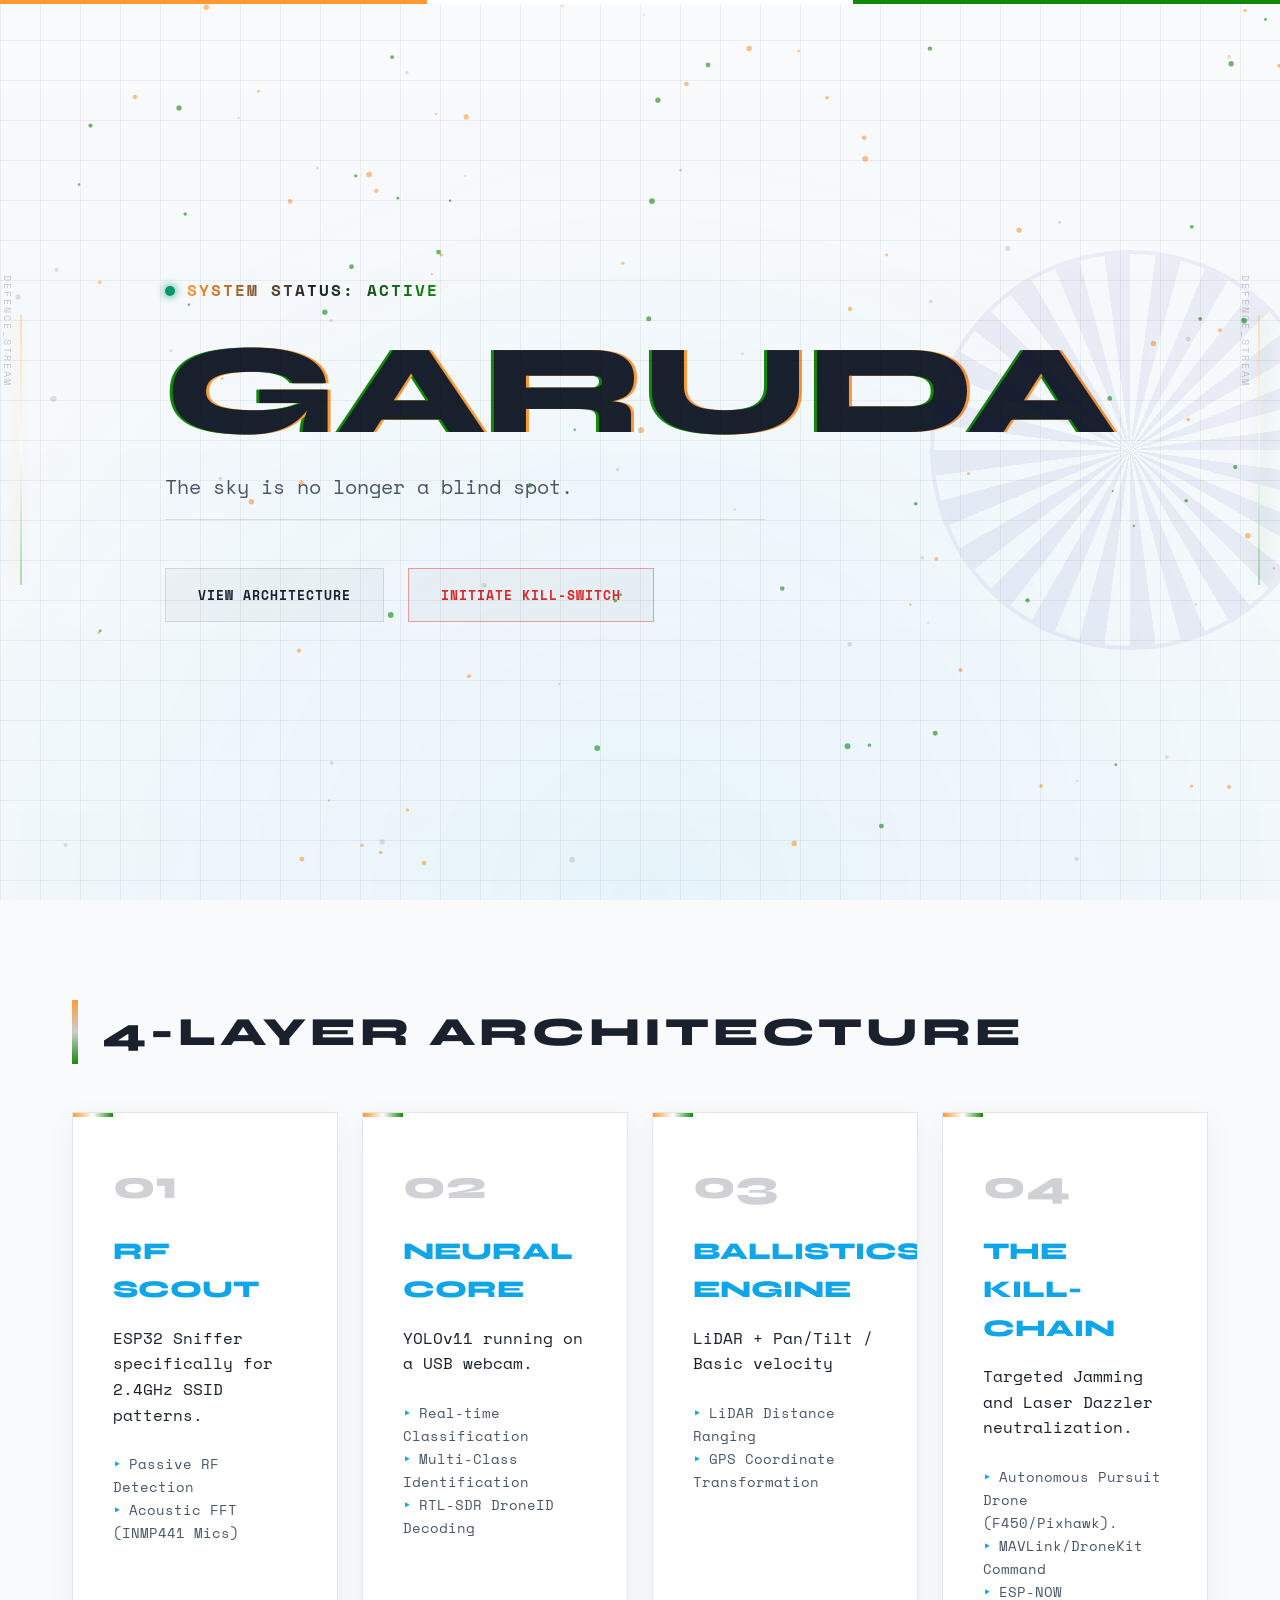
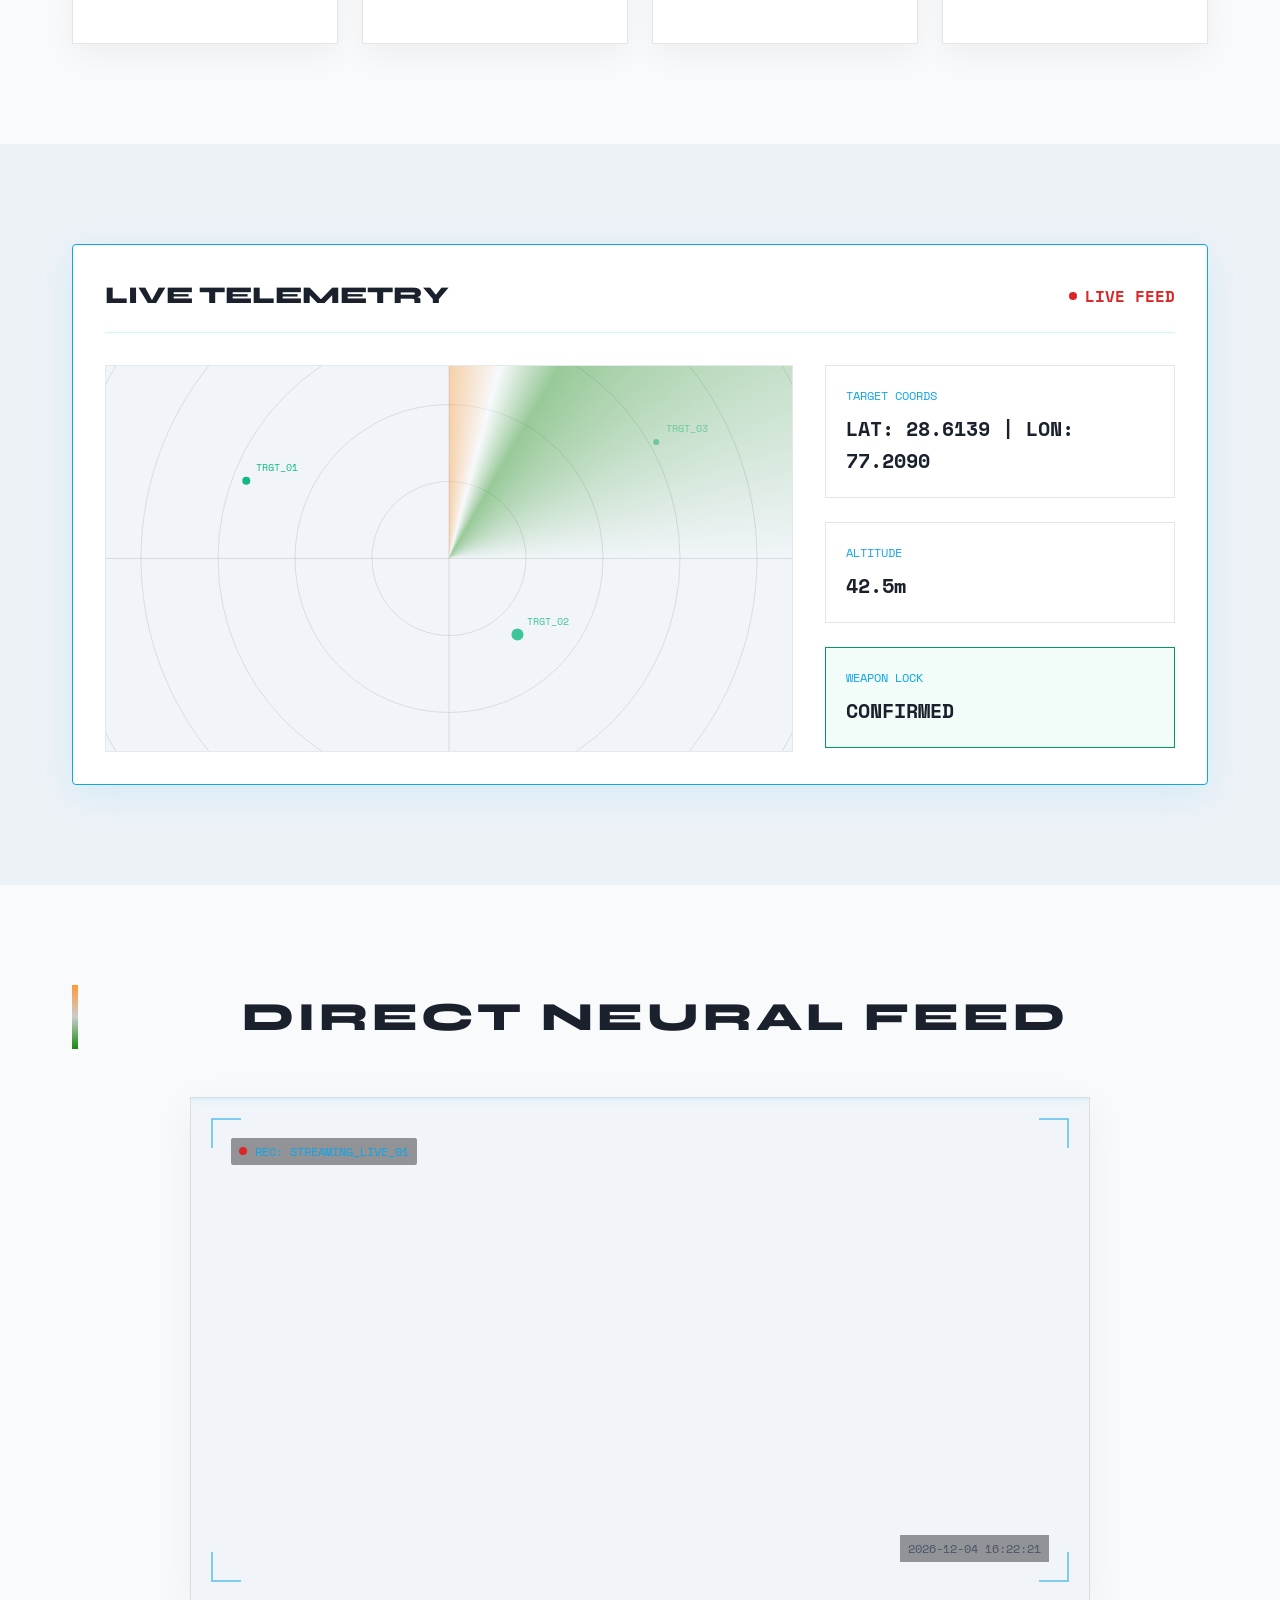
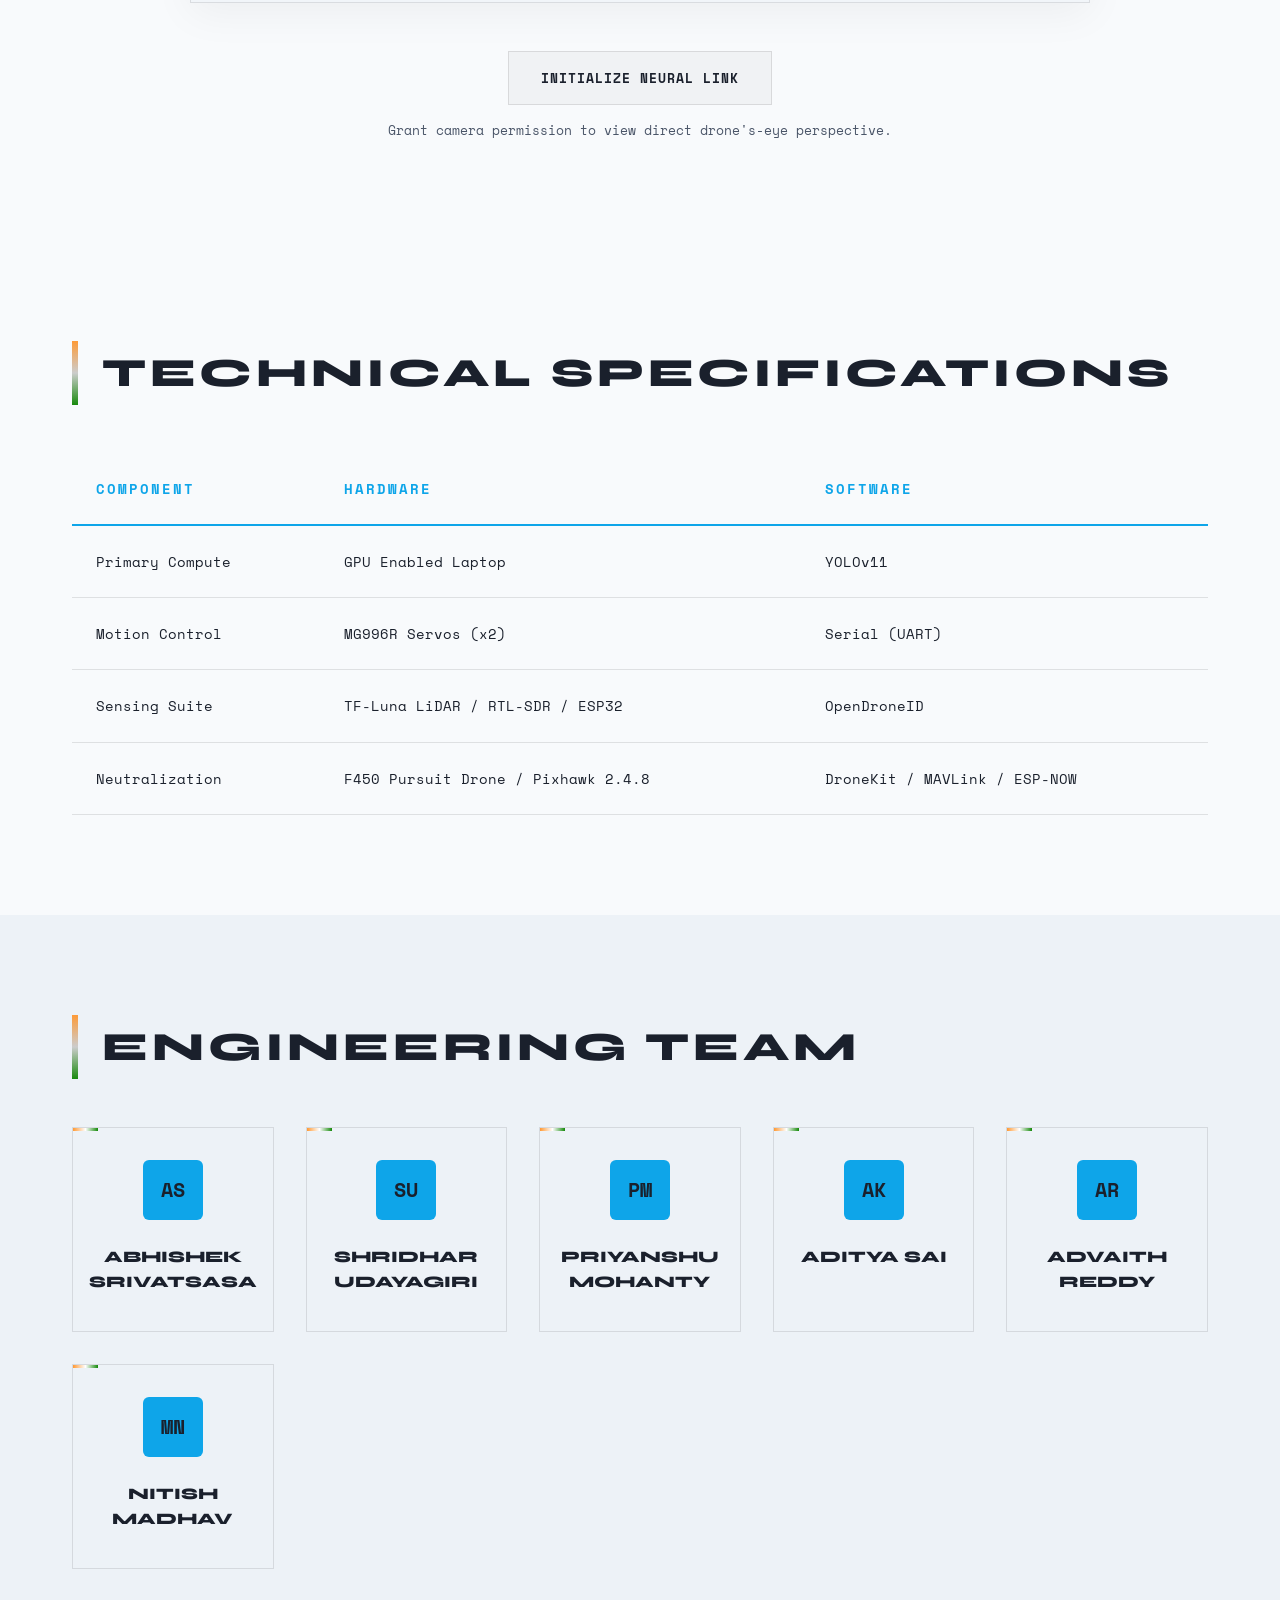
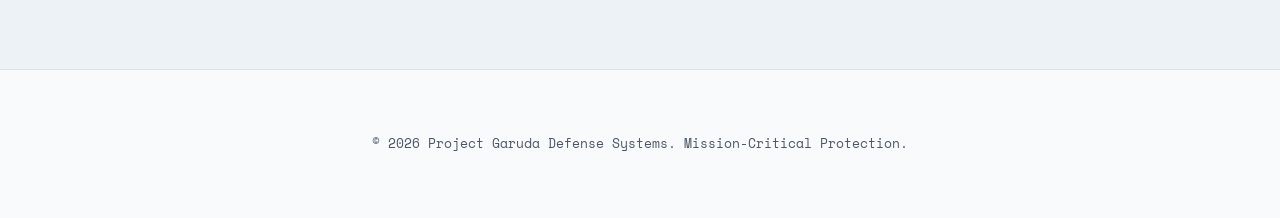
<file: index.html>
<!DOCTYPE html>
<html lang="en">

<head>
    <meta charset="UTF-8">
    <meta name="viewport" content="width=device-width, initial-scale=1.0">
    <title>PROJECT GARUDA | Autonomous Drone Defense</title>
    <link rel="preconnect" href="https://fonts.googleapis.com">
    <link rel="preconnect" href="https://fonts.gstatic.com" crossorigin>
    <link
        href="https://fonts.googleapis.com/css2?family=Space+Mono:wght@400;700&family=Syne:wght@400;700;800&display=swap"
        rel="stylesheet">
    <link rel="stylesheet" href="style.css">
</head>

<body class="tactical-theme">
    <canvas id="particleCanvas"></canvas>
    <div class="tricolor-bar">
        <div class="tricolor-segment saffron"></div>
        <div class="tricolor-segment white"></div>
        <div class="tricolor-segment green"></div>
    </div>
    <div class="scan-overlay"></div>
    <div class="grid-overlay"></div>
    <div class="side-decal side-decal-left"></div>
    <div class="side-decal side-decal-right"></div>

    <header class="hero">
        <div class="container">
            <div class="chakra-overlay"></div>
            <div class="status-indicator">
                <span class="pulse"></span>
                <span class="status-text">SYSTEM STATUS: ACTIVE</span>
            </div>
            <h1 class="glitch" data-text="GARUDA">GARUDA</h1>
            <p class="subtitle">The sky is no longer a blind spot.</p>
            <div class="hero-actions">
                <button class="btn btn-primary" onclick="scrollToSection('architecture')">VIEW ARCHITECTURE</button>
                <button class="btn btn-danger kill-switch" id="killSwitch">INITIATE KILL-SWITCH</button>
            </div>
        </div>
    </header>

    <main>
        <section id="architecture" class="section">
            <div class="container">
                <h2 class="section-title">4-LAYER ARCHITECTURE</h2>
                <div class="architecture-grid">
                    <div class="arch-card" data-layer="L1">
                        <div class="arch-icon">01</div>
                        <h3>RF Scout</h3>
                        <p>ESP32 Sniffer specifically for 2.4GHz SSID patterns.</p>
                        <ul class="specs-list">
                            <li>Passive RF Detection</li>
                            <li>Acoustic FFT (INMP441 Mics)</li>
                        </ul>
                    </div>
                    <div class="arch-card" data-layer="L2">
                        <div class="arch-icon">02</div>
                        <h3>Neural Core</h3>
                        <p>YOLOv11 running on a USB webcam.</p>
                        <ul class="specs-list">
                            <li>Real-time Classification</li>
                            <li>Multi-Class Identification</li>
                            <li>RTL-SDR DroneID Decoding</li>
                        </ul>
                    </div>
                    <div class="arch-card" data-layer="L3">
                        <div class="arch-icon">03</div>
                        <h3>Ballistics Engine</h3>
                        <p>LiDAR + Pan/Tilt / Basic velocity</p>
                        <ul class="specs-list">
                            <li>LiDAR Distance Ranging</li>
                            <li>GPS Coordinate Transformation</li>
                        </ul>
                    </div>
                    <div class="arch-card" data-layer="L4">
                        <div class="arch-icon">04</div>
                        <h3>The Kill-Chain</h3>
                        <p>Targeted Jamming and Laser Dazzler neutralization.</p>
                        <ul class="specs-list">
                            <li>Autonomous Pursuit Drone (F450/Pixhawk).</li>
                            <li>MAVLink/DroneKit Command</li>
                            <li>ESP-NOW</li>
                        </ul>
                    </div>
                </div>
            </div>
        </section>

        <section id="telemetry" class="section bg-dim">
            <div class="container">
                <div class="telemetry-dashboard">
                    <div class="telemetry-header">
                        <h2>LIVE TELEMETRY</h2>
                        <div class="live-indicator">LIVE FEED</div>
                    </div>
                    <div class="dashboard-content">
                        <div class="radar-container">
                            <canvas id="radarCanvas"></canvas>
                            <div class="radar-scan"></div>
                        </div>
                        <div class="stats-panel">
                            <div class="stat-group">
                                <label>TARGET COORDS</label>
                                <div class="value" id="coords">LAT: 28.6139 | LON: 77.2090</div>
                            </div>
                            <div class="stat-group">
                                <label>ALTITUDE</label>
                                <div class="value" id="altitude">42.5m</div>
                            </div>
                            <div class="stat-group highlight">
                                <label>WEAPON LOCK</label>
                                <div class="value pulse-text">CONFIRMED</div>
                            </div>
                        </div>
                    </div>
                </div>
            </div>
        </section>
        <section id="live_feed" class="section">
            <div class="container text-center">
                <h2 class="section-title">DIRECT NEURAL FEED</h2>
                <div class="video-feed-container">
                    <video id="webcam" autoplay playsinline muted></video>
                    <div class="feed-overlay">
                        <div class="corner-tl"></div>
                        <div class="corner-tr"></div>
                        <div class="corner-bl"></div>
                        <div class="corner-br"></div>
                        <div class="scanline"></div>
                        <div class="feed-status">
                            <span class="recording-dot"></span>
                            REC: STREAMING_LIVE_01
                        </div>
                        <div class="feed-timestamp" id="feedTimestamp">2026-03-22 10:52:12</div>
                    </div>
                </div>
                <div class="feed-controls">
                    <button id="startFeed" class="btn btn-primary">INITIALIZE NEURAL LINK</button>
                    <p class="feed-hint">Grant camera permission to view direct drone's-eye perspective.</p>
                </div>
            </div>
        </section>

        <section id="specs" class="section">
            <div class="container">
                <h2 class="section-title">TECHNICAL SPECIFICATIONS</h2>
                <table class="specs-table">
                    <thead>
                        <tr>
                            <th>COMPONENT</th>
                            <th>HARDWARE</th>
                            <th>SOFTWARE</th>
                        </tr>
                    </thead>
                    <tbody>
                        <tr>
                            <td>Primary Compute</td>
                            <td>GPU Enabled Laptop</td>
                            <td>YOLOv11</td>
                        </tr>
                        <tr>
                            <td>Motion Control</td>
                            <td>MG996R Servos (x2)</td>
                            <td>Serial (UART)</td>
                        </tr>
                        <tr>
                            <td>Sensing Suite</td>
                            <td>TF-Luna LiDAR / RTL-SDR / ESP32</td>
                            <td>OpenDroneID</td>
                        </tr>
                        <tr>
                            <td>Neutralization</td>
                            <td>F450 Pursuit Drone / Pixhawk 2.4.8</td>
                            <td>DroneKit / MAVLink / ESP-NOW</td>
                        </tr>
                    </tbody>
                </table>
            </div>
        </section>

        <section id="team" class="section bg-dim">
            <div class="container">
                <h2 class="section-title">ENGINEERING TEAM</h2>
                <div class="team-grid">
                    <div class="team-member">
                        <div class="member-avatar">AS</div>
                        <h4>Abhishek Srivatsasa</h4>
                    </div>
                    <div class="team-member">
                        <div class="member-avatar">SU</div>
                        <h4>Shridhar Udayagiri</h4>
                    </div>
                    <div class="team-member">
                        <div class="member-avatar">PM</div>
                        <h4>Priyanshu Mohanty</h4>
                    </div>
                    <div class="team-member">
                        <div class="member-avatar">AK</div>
                        <h4>Aditya Sai</h4>
                    </div>
                    <div class="team-member">
                        <div class="member-avatar">AR</div>
                        <h4>Advaith Reddy</h4>
                    </div>
                    <div class="team-member">
                        <div class="member-avatar">MN</div>
                        <h4>Nitish Madhav</h4>
                    </div>
                </div>
            </div>
        </section>
    </main>

    <footer>
        <div class="container">
            <p>&copy; 2026 Project Garuda Defense Systems. Mission-Critical Protection.</p>
        </div>
    </footer>

    <script src="script.js"></script>
</body>

</html>
</file>
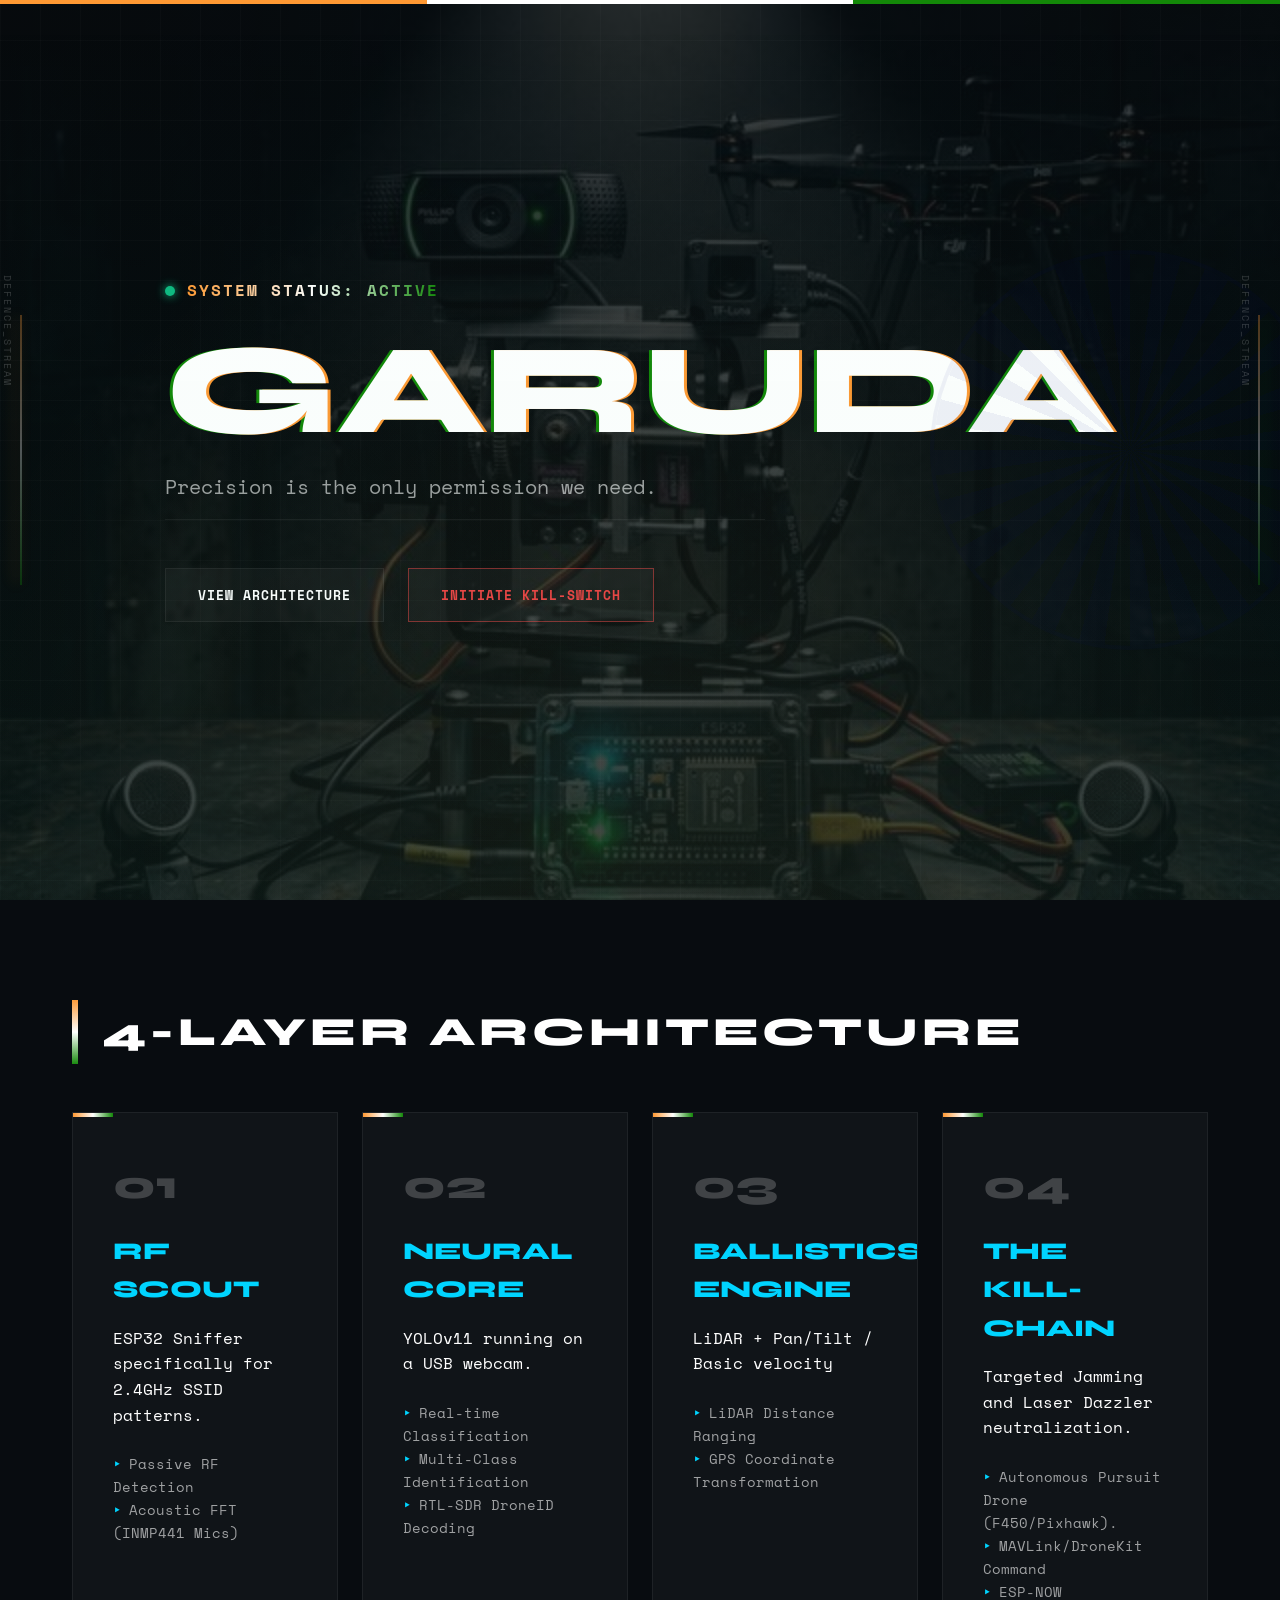
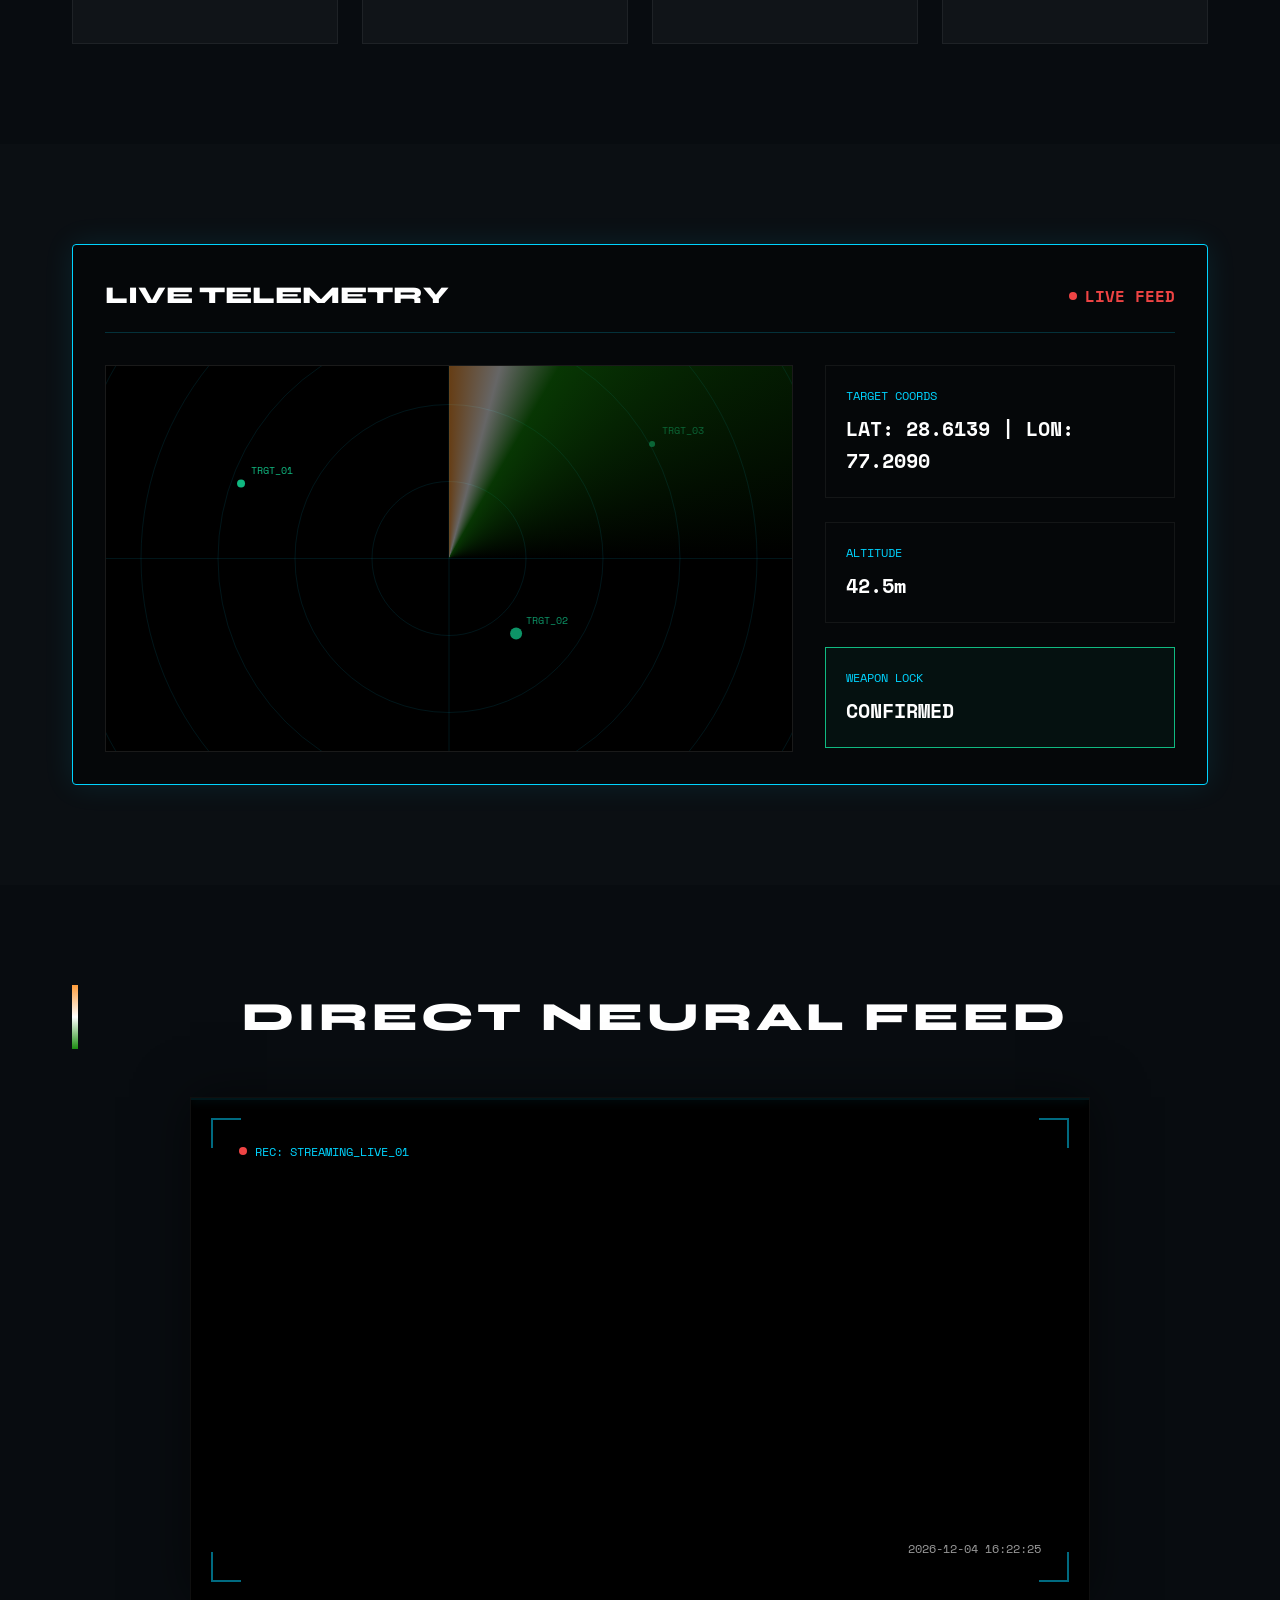
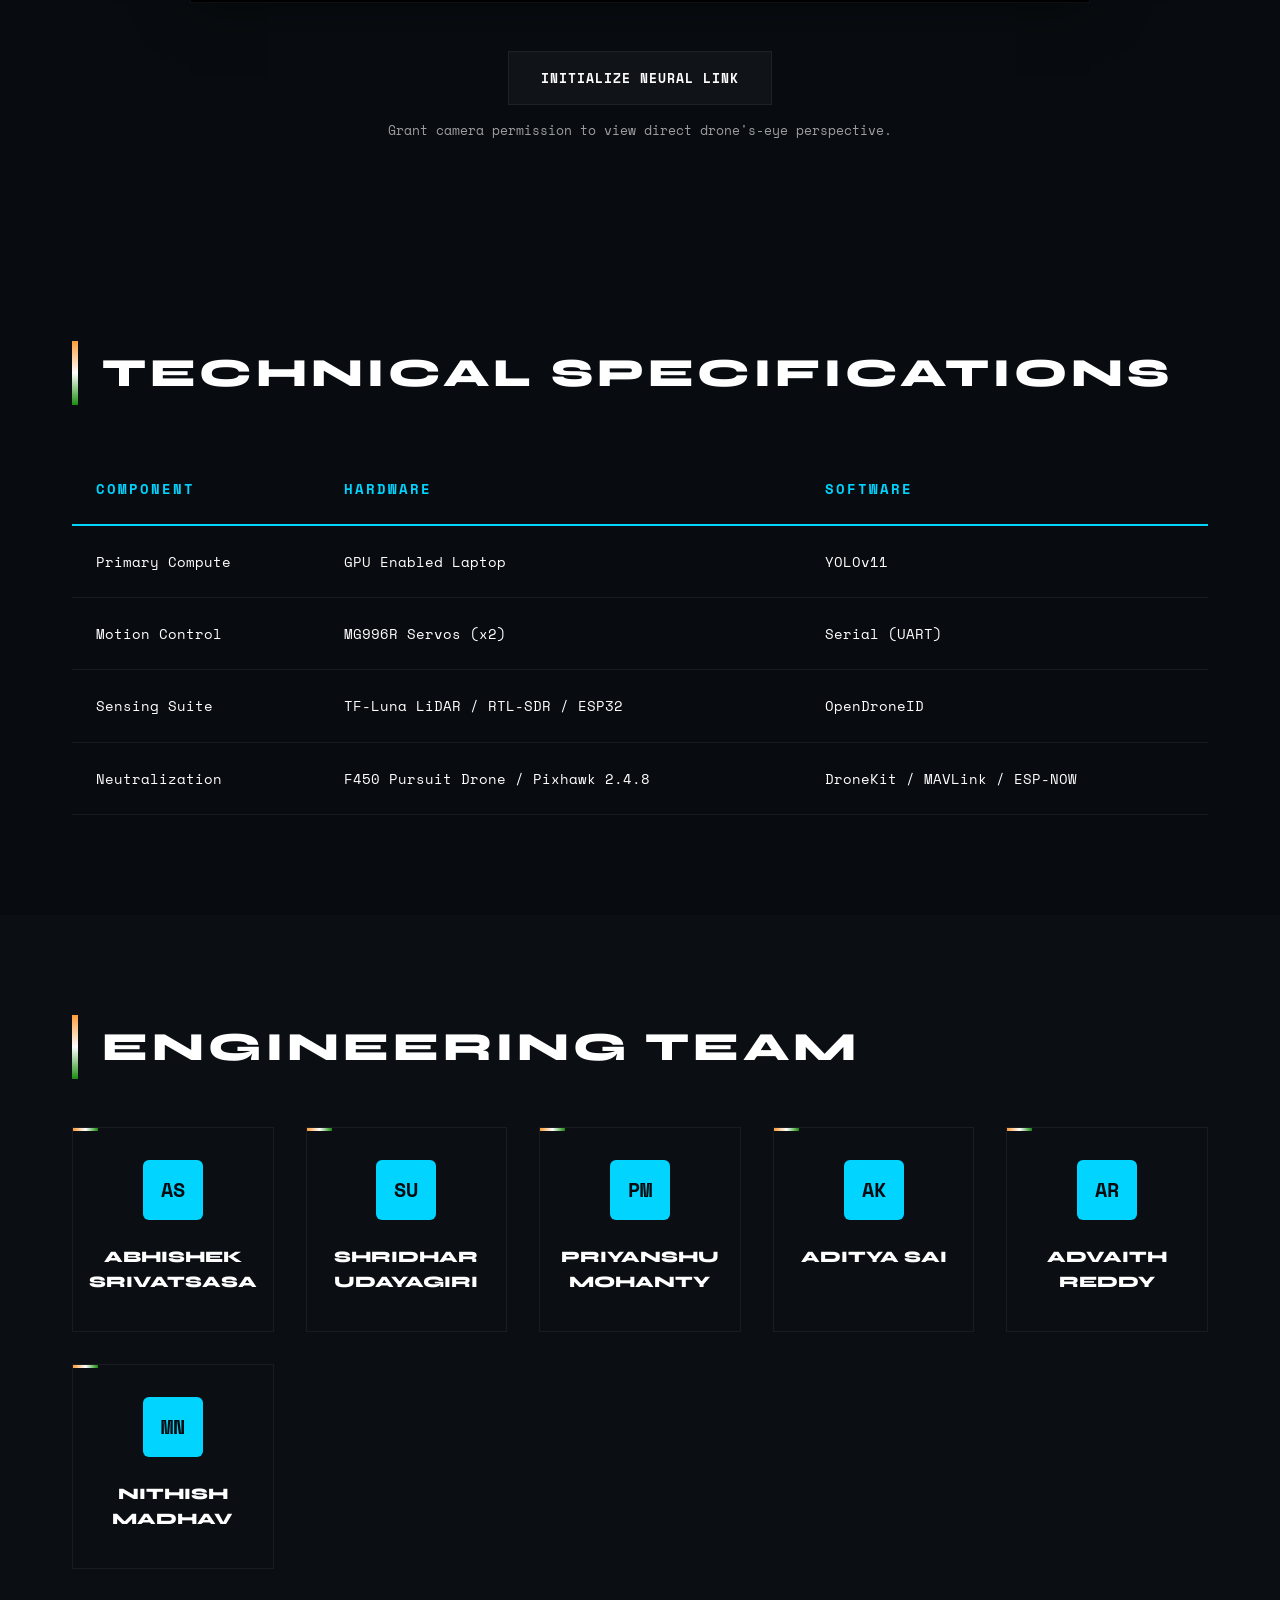
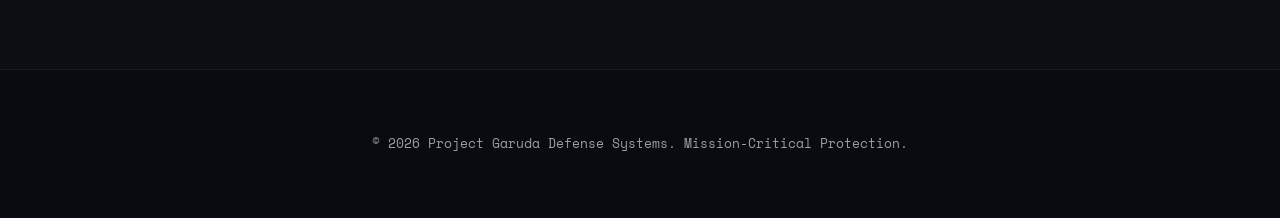
<file: PRAKALP_BLACK/index.html>
<!DOCTYPE html>
<html lang="en">

<head>
    <meta charset="UTF-8">
    <meta name="viewport" content="width=device-width, initial-scale=1.0">
    <title>PROJECT GARUDA | Autonomous Drone Defense</title>
    <link rel="preconnect" href="https://fonts.googleapis.com">
    <link rel="preconnect" href="https://fonts.gstatic.com" crossorigin>
    <link
        href="https://fonts.googleapis.com/css2?family=Space+Mono:wght@400;700&family=Syne:wght@400;700;800&display=swap"
        rel="stylesheet">
    <link rel="stylesheet" href="style.css">
</head>

<body class="tactical-theme">
    <div class="tricolor-bar">
        <div class="tricolor-segment saffron"></div>
        <div class="tricolor-segment white"></div>
        <div class="tricolor-segment green"></div>
    </div>
    <div class="scan-overlay"></div>
    <div class="grid-overlay"></div>
    <div class="side-decal side-decal-left"></div>
    <div class="side-decal side-decal-right"></div>

    <header class="hero">
        <div class="container">
            <div class="chakra-overlay"></div>
            <div class="status-indicator">
                <span class="pulse"></span>
                <span class="status-text">SYSTEM STATUS: ACTIVE</span>
            </div>
            <h1 class="glitch" data-text="GARUDA">GARUDA</h1>
            <p class="subtitle">Precision is the only permission we need.</p>
            <div class="hero-actions">
                <button class="btn btn-primary" onclick="scrollToSection('architecture')">VIEW ARCHITECTURE</button>
                <button class="btn btn-danger kill-switch" id="killSwitch">INITIATE KILL-SWITCH</button>
            </div>
        </div>
    </header>

    <main>
        <section id="architecture" class="section">
            <div class="container">
                <h2 class="section-title">4-LAYER ARCHITECTURE</h2>
                <div class="architecture-grid">
                    <div class="arch-card" data-layer="L1">
                        <div class="arch-icon">01</div>
                        <h3>RF Scout</h3>
                        <p>ESP32 Sniffer specifically for 2.4GHz SSID patterns.</p>
                        <ul class="specs-list">
                            <li>Passive RF Detection</li>
                            <li>Acoustic FFT (INMP441 Mics)</li>
                        </ul>
                    </div>
                    <div class="arch-card" data-layer="L2">
                        <div class="arch-icon">02</div>
                        <h3>Neural Core</h3>
                        <p>YOLOv11 running on a USB webcam.</p>
                        <ul class="specs-list">
                            <li>Real-time Classification</li>
                            <li>Multi-Class Identification</li>
                            <li>RTL-SDR DroneID Decoding</li>
                        </ul>
                    </div>
                    <div class="arch-card" data-layer="L3">
                        <div class="arch-icon">03</div>
                        <h3>Ballistics Engine</h3>
                        <p>LiDAR + Pan/Tilt / Basic velocity</p>
                        <ul class="specs-list">
                            <li>LiDAR Distance Ranging</li>
                            <li>GPS Coordinate Transformation</li>
                        </ul>
                    </div>
                    <div class="arch-card" data-layer="L4">
                        <div class="arch-icon">04</div>
                        <h3>The Kill-Chain</h3>
                        <p>Targeted Jamming and Laser Dazzler neutralization.</p>
                        <ul class="specs-list">
                            <li>Autonomous Pursuit Drone (F450/Pixhawk).</li>
                            <li>MAVLink/DroneKit Command</li>
                            <li>ESP-NOW</li>
                        </ul>
                    </div>
                </div>
            </div>
        </section>

        <section id="telemetry" class="section bg-dim">
            <div class="container">
                <div class="telemetry-dashboard">
                    <div class="telemetry-header">
                        <h2>LIVE TELEMETRY</h2>
                        <div class="live-indicator">LIVE FEED</div>
                    </div>
                    <div class="dashboard-content">
                        <div class="radar-container">
                            <canvas id="radarCanvas"></canvas>
                            <div class="radar-scan"></div>
                        </div>
                        <div class="stats-panel">
                            <div class="stat-group">
                                <label>TARGET COORDS</label>
                                <div class="value" id="coords">LAT: 28.6139 | LON: 77.2090</div>
                            </div>
                            <div class="stat-group">
                                <label>ALTITUDE</label>
                                <div class="value" id="altitude">42.5m</div>
                            </div>
                            <div class="stat-group highlight">
                                <label>WEAPON LOCK</label>
                                <div class="value pulse-text">CONFIRMED</div>
                            </div>
                        </div>
                    </div>
                </div>
            </div>
        </section>
        <section id="live_feed" class="section">
            <div class="container text-center">
                <h2 class="section-title">DIRECT NEURAL FEED</h2>
                <div class="video-feed-container">
                    <video id="webcam" autoplay playsinline muted></video>
                    <div class="feed-overlay">
                        <div class="corner-tl"></div>
                        <div class="corner-tr"></div>
                        <div class="corner-bl"></div>
                        <div class="corner-br"></div>
                        <div class="scanline"></div>
                        <div class="feed-status">
                            <span class="recording-dot"></span>
                            REC: STREAMING_LIVE_01
                        </div>
                        <div class="feed-timestamp" id="feedTimestamp">2026-03-22 10:52:12</div>
                    </div>
                </div>
                <div class="feed-controls">
                    <button id="startFeed" class="btn btn-primary">INITIALIZE NEURAL LINK</button>
                    <p class="feed-hint">Grant camera permission to view direct drone's-eye perspective.</p>
                </div>
            </div>
        </section>

        <section id="specs" class="section">
            <div class="container">
                <h2 class="section-title">TECHNICAL SPECIFICATIONS</h2>
                <table class="specs-table">
                    <thead>
                        <tr>
                            <th>COMPONENT</th>
                            <th>HARDWARE</th>
                            <th>SOFTWARE</th>
                        </tr>
                    </thead>
                    <tbody>
                        <tr>
                            <td>Primary Compute</td>
                            <td>GPU Enabled Laptop</td>
                            <td>YOLOv11</td>
                        </tr>
                        <tr>
                            <td>Motion Control</td>
                            <td>MG996R Servos (x2)</td>
                            <td>Serial (UART)</td>
                        </tr>
                        <tr>
                            <td>Sensing Suite</td>
                            <td>TF-Luna LiDAR / RTL-SDR / ESP32</td>
                            <td>OpenDroneID</td>
                        </tr>
                        <tr>
                            <td>Neutralization</td>
                            <td>F450 Pursuit Drone / Pixhawk 2.4.8</td>
                            <td>DroneKit / MAVLink / ESP-NOW</td>
                        </tr>
                    </tbody>
                </table>
            </div>
        </section>

        <section id="team" class="section bg-dim">
            <div class="container">
                <h2 class="section-title">ENGINEERING TEAM</h2>
                <div class="team-grid">
                    <div class="team-member">
                        <div class="member-avatar">AS</div>
                        <h4>Abhishek Srivatsasa</h4>
                    </div>
                    <div class="team-member">
                        <div class="member-avatar">SU</div>
                        <h4>Shridhar Udayagiri</h4>
                    </div>
                    <div class="team-member">
                        <div class="member-avatar">PM</div>
                        <h4>Priyanshu Mohanty</h4>
                    </div>
                    <div class="team-member">
                        <div class="member-avatar">AK</div>
                        <h4>Aditya Sai</h4>
                    </div>
                    <div class="team-member">
                        <div class="member-avatar">AR</div>
                        <h4>Advaith Reddy</h4>
                    </div>
                    <div class="team-member">
                        <div class="member-avatar">MN</div>
                        <h4>Nithish Madhav</h4>
                    </div>
                </div>
            </div>
        </section>
    </main>

    <footer>
        <div class="container">
            <p>&copy; 2026 Project Garuda Defense Systems. Mission-Critical Protection.</p>
        </div>
    </footer>

    <script src="script.js"></script>
</body>

</html>
</file>
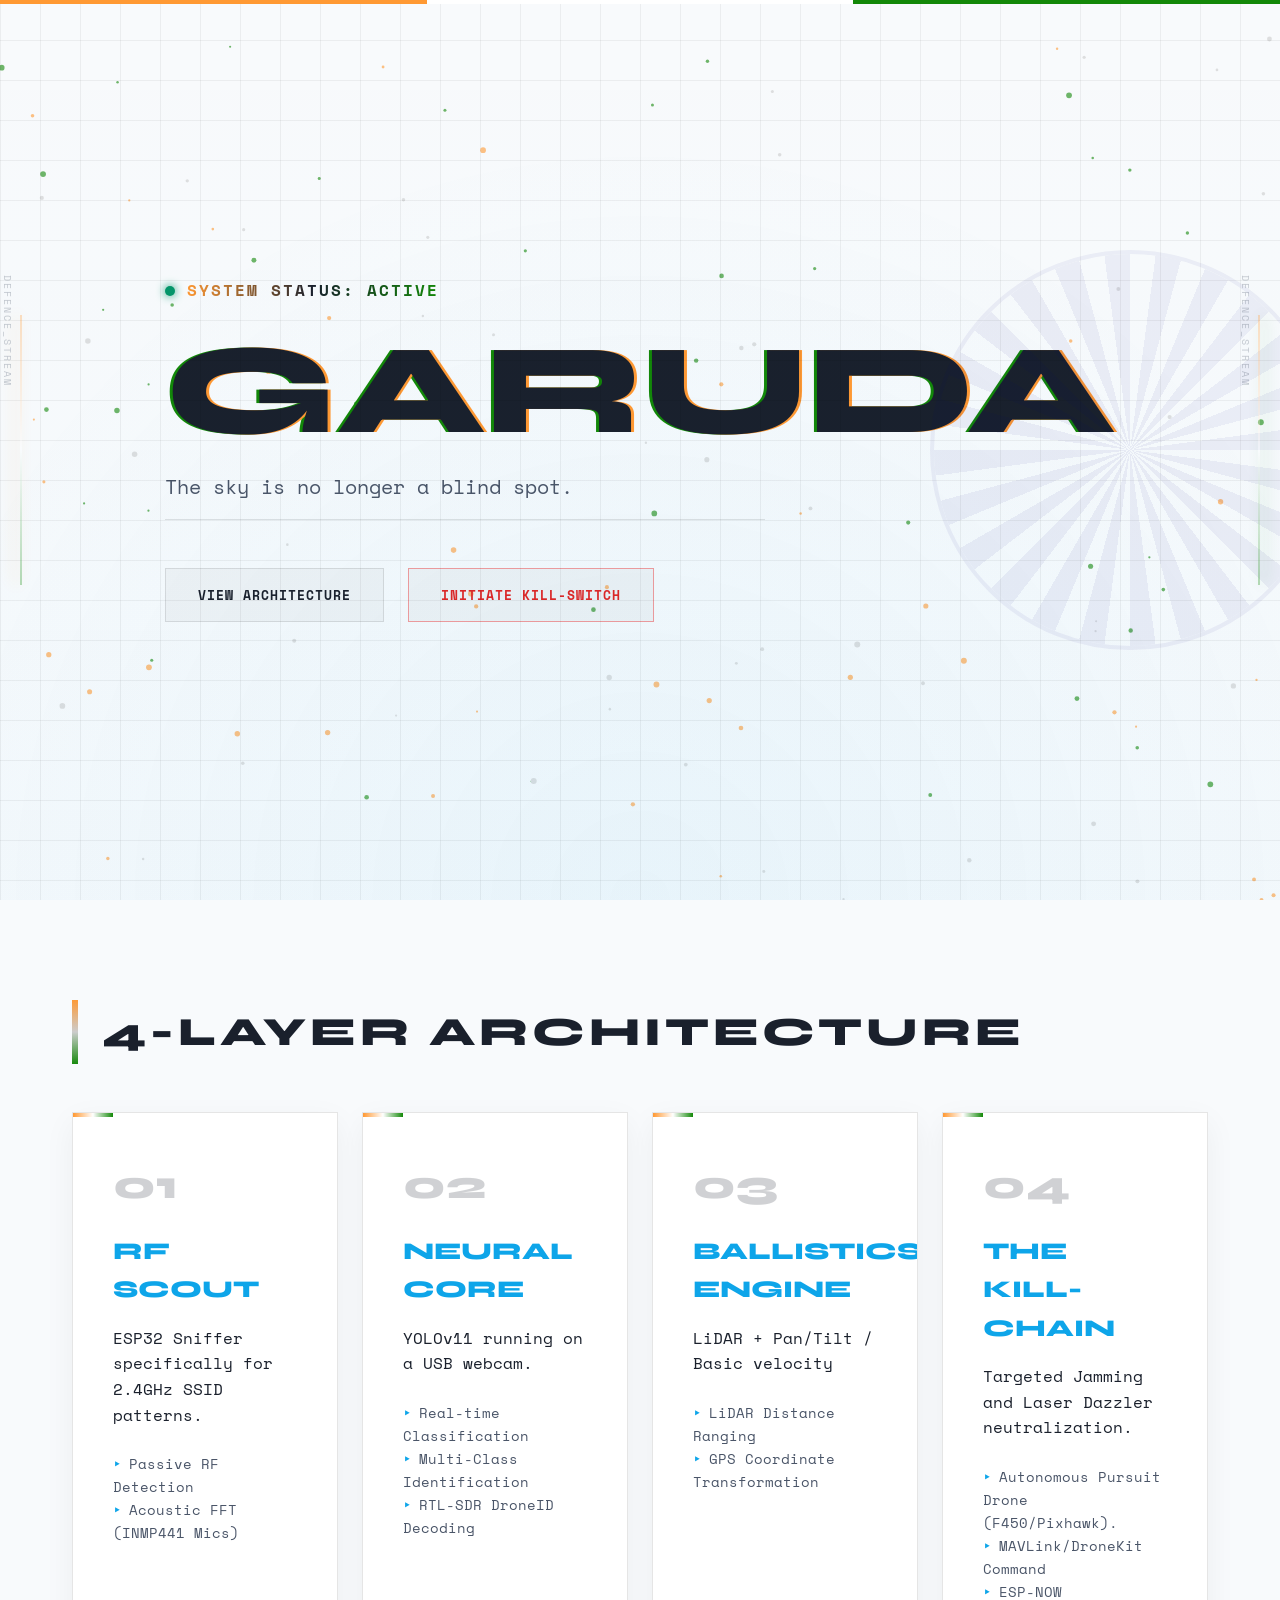
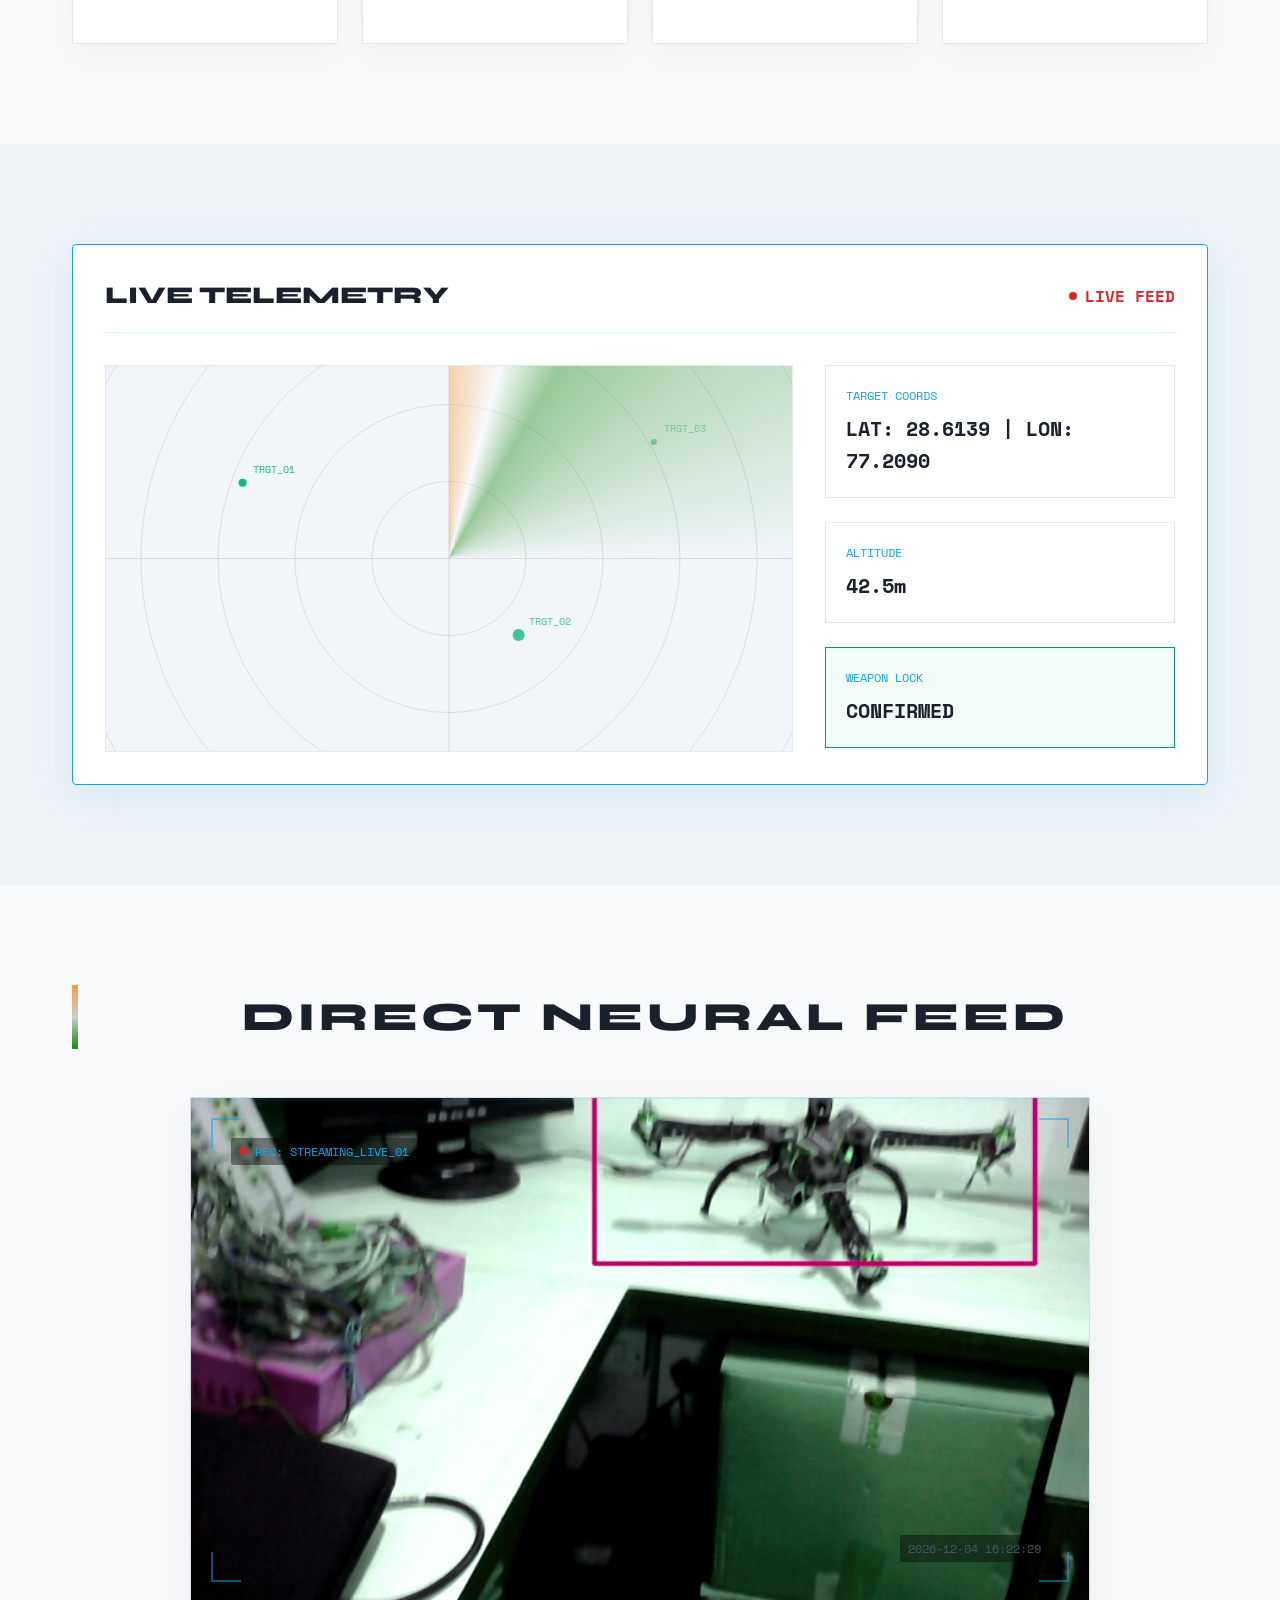
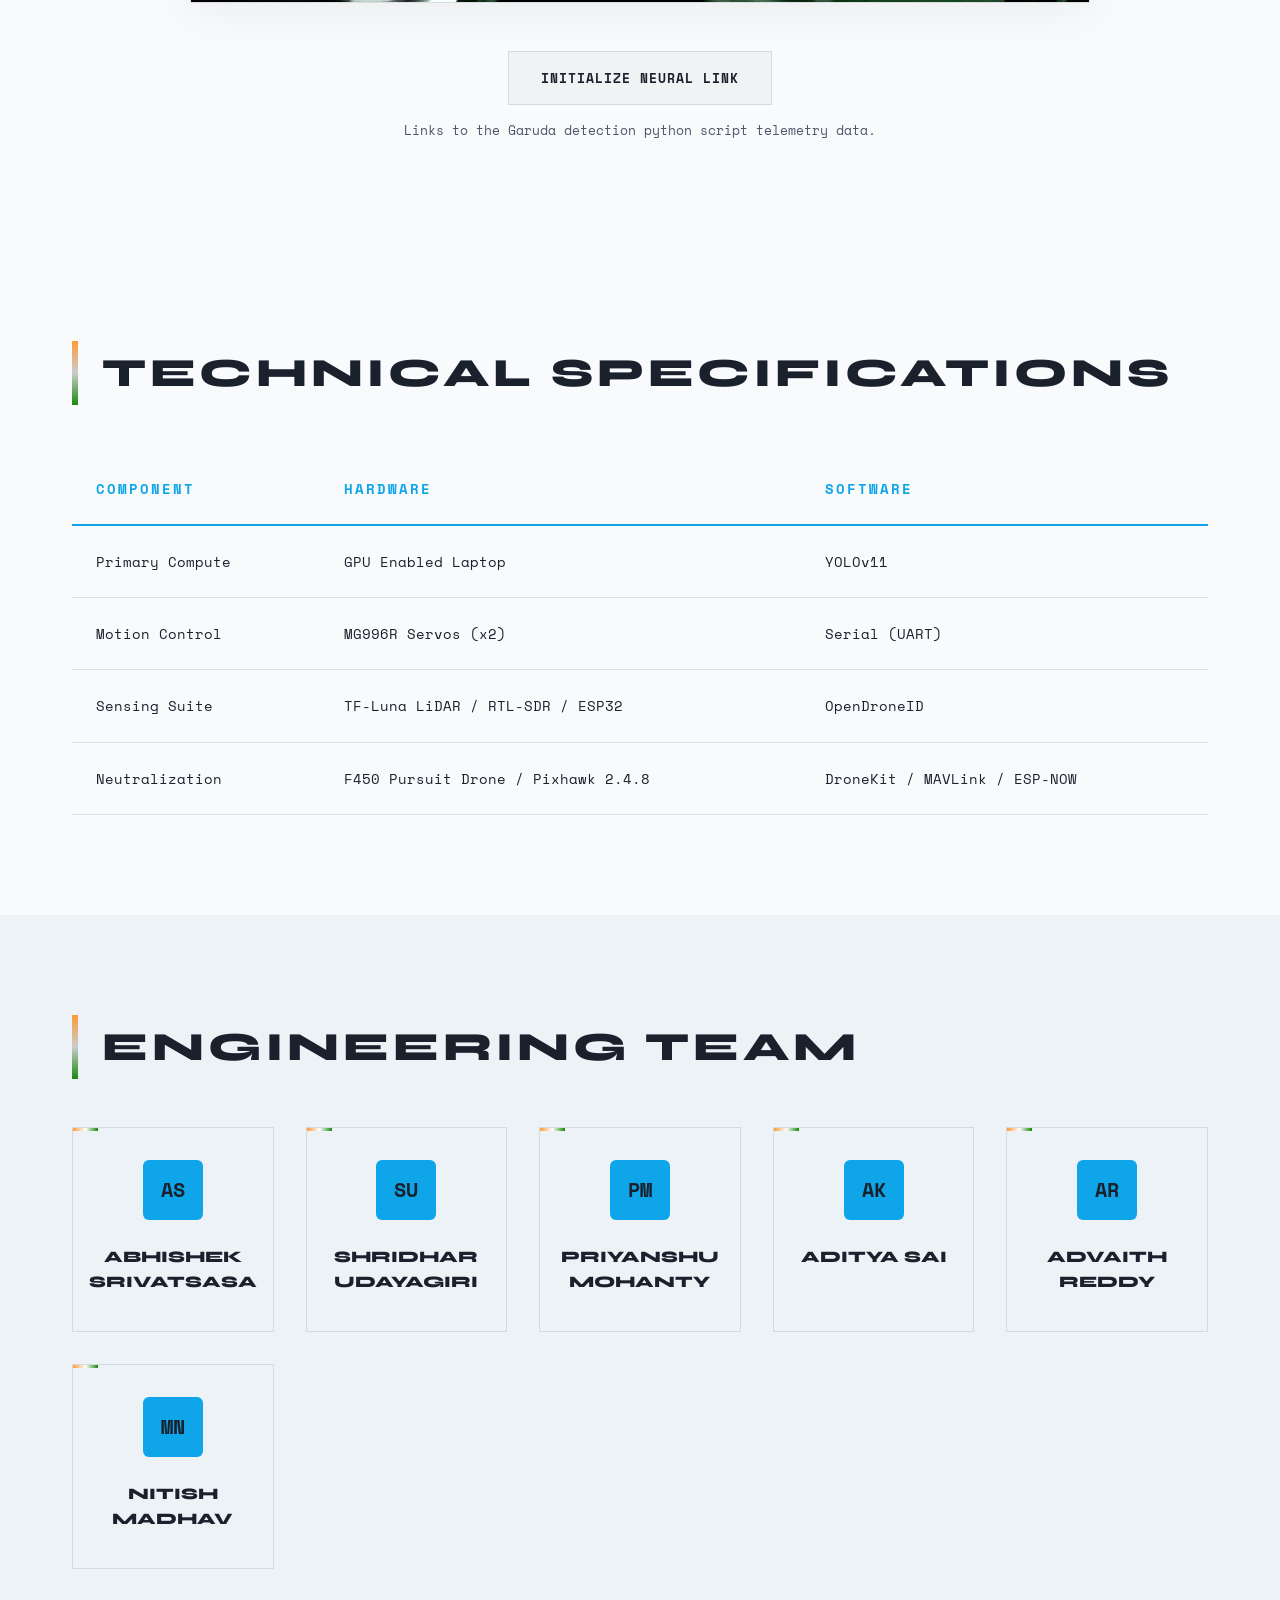
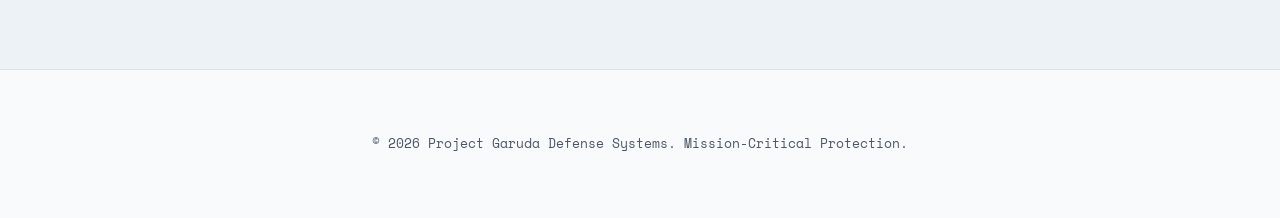
<file: DETECTION_YOLOV8N/PRAKALP_WHITE_BG/index.html>
<!DOCTYPE html>
<html lang="en">

<head>
    <meta charset="UTF-8">
    <meta name="viewport" content="width=device-width, initial-scale=1.0">
    <title>PROJECT GARUDA | Autonomous Drone Defense</title>
    <link rel="preconnect" href="https://fonts.googleapis.com">
    <link rel="preconnect" href="https://fonts.gstatic.com" crossorigin>
    <link
        href="https://fonts.googleapis.com/css2?family=Space+Mono:wght@400;700&family=Syne:wght@400;700;800&display=swap"
        rel="stylesheet">
    <link rel="stylesheet" href="style.css">
</head>

<body class="tactical-theme">
    <canvas id="particleCanvas"></canvas>
    <div class="tricolor-bar">
        <div class="tricolor-segment saffron"></div>
        <div class="tricolor-segment white"></div>
        <div class="tricolor-segment green"></div>
    </div>
    <div class="scan-overlay"></div>
    <div class="grid-overlay"></div>
    <div class="side-decal side-decal-left"></div>
    <div class="side-decal side-decal-right"></div>

    <header class="hero">
        <div class="container">
            <div class="chakra-overlay"></div>
            <div class="status-indicator">
                <span class="pulse"></span>
                <span class="status-text">SYSTEM STATUS: ACTIVE</span>
            </div>
            <h1 class="glitch" data-text="GARUDA">GARUDA</h1>
            <p class="subtitle">The sky is no longer a blind spot.</p>
            <div class="hero-actions">
                <button class="btn btn-primary" onclick="scrollToSection('architecture')">VIEW ARCHITECTURE</button>
                <button class="btn btn-danger kill-switch" id="killSwitch">INITIATE KILL-SWITCH</button>
            </div>
        </div>
    </header>

    <main>
        <section id="architecture" class="section">
            <div class="container">
                <h2 class="section-title">4-LAYER ARCHITECTURE</h2>
                <div class="architecture-grid">
                    <div class="arch-card" data-layer="L1">
                        <div class="arch-icon">01</div>
                        <h3>RF Scout</h3>
                        <p>ESP32 Sniffer specifically for 2.4GHz SSID patterns.</p>
                        <ul class="specs-list">
                            <li>Passive RF Detection</li>
                            <li>Acoustic FFT (INMP441 Mics)</li>
                        </ul>
                    </div>
                    <div class="arch-card" data-layer="L2">
                        <div class="arch-icon">02</div>
                        <h3>Neural Core</h3>
                        <p>YOLOv11 running on a USB webcam.</p>
                        <ul class="specs-list">
                            <li>Real-time Classification</li>
                            <li>Multi-Class Identification</li>
                            <li>RTL-SDR DroneID Decoding</li>
                        </ul>
                    </div>
                    <div class="arch-card" data-layer="L3">
                        <div class="arch-icon">03</div>
                        <h3>Ballistics Engine</h3>
                        <p>LiDAR + Pan/Tilt / Basic velocity</p>
                        <ul class="specs-list">
                            <li>LiDAR Distance Ranging</li>
                            <li>GPS Coordinate Transformation</li>
                        </ul>
                    </div>
                    <div class="arch-card" data-layer="L4">
                        <div class="arch-icon">04</div>
                        <h3>The Kill-Chain</h3>
                        <p>Targeted Jamming and Laser Dazzler neutralization.</p>
                        <ul class="specs-list">
                            <li>Autonomous Pursuit Drone (F450/Pixhawk).</li>
                            <li>MAVLink/DroneKit Command</li>
                            <li>ESP-NOW</li>
                        </ul>
                    </div>
                </div>
            </div>
        </section>

        <section id="telemetry" class="section bg-dim">
            <div class="container">
                <div class="telemetry-dashboard">
                    <div class="telemetry-header">
                        <h2>LIVE TELEMETRY</h2>
                        <div class="live-indicator">LIVE FEED</div>
                    </div>
                    <div class="dashboard-content">
                        <div class="radar-container">
                            <canvas id="radarCanvas"></canvas>
                            <div class="radar-scan"></div>
                        </div>
                        <div class="stats-panel">
                            <div class="stat-group">
                                <label>TARGET COORDS</label>
                                <div class="value" id="coords">LAT: 28.6139 | LON: 77.2090</div>
                            </div>
                            <div class="stat-group">
                                <label>ALTITUDE</label>
                                <div class="value" id="altitude">42.5m</div>
                            </div>
                            <div class="stat-group highlight">
                                <label>WEAPON LOCK</label>
                                <div class="value pulse-text">CONFIRMED</div>
                            </div>
                        </div>
                    </div>
                </div>
            </div>
        </section>
        <section id="live_feed" class="section">
            <div class="container text-center">
                <h2 class="section-title">DIRECT NEURAL FEED</h2>
                <div class="video-feed-container">
                    <img id="webcam" src="latest_detection.jpg" alt="Awaiting Neural Input..." style="width: 100%; height: 100%; object-fit: cover; background: #111;" />
                    <div class="feed-overlay">
                        <div class="corner-tl"></div>
                        <div class="corner-tr"></div>
                        <div class="corner-bl"></div>
                        <div class="corner-br"></div>
                        <div class="scanline"></div>
                        <div class="feed-status">
                            <span class="recording-dot"></span>
                            REC: STREAMING_LIVE_01
                        </div>
                        <div class="feed-timestamp" id="feedTimestamp">2026-03-22 10:52:12</div>
                    </div>
                </div>
                <div class="feed-controls">
                    <button id="startFeed" class="btn btn-primary">INITIALIZE NEURAL LINK</button>
                    <p class="feed-hint">Links to the Garuda detection python script telemetry data.</p>
                </div>
            </div>
        </section>

        <section id="specs" class="section">
            <div class="container">
                <h2 class="section-title">TECHNICAL SPECIFICATIONS</h2>
                <table class="specs-table">
                    <thead>
                        <tr>
                            <th>COMPONENT</th>
                            <th>HARDWARE</th>
                            <th>SOFTWARE</th>
                        </tr>
                    </thead>
                    <tbody>
                        <tr>
                            <td>Primary Compute</td>
                            <td>GPU Enabled Laptop</td>
                            <td>YOLOv11</td>
                        </tr>
                        <tr>
                            <td>Motion Control</td>
                            <td>MG996R Servos (x2)</td>
                            <td>Serial (UART)</td>
                        </tr>
                        <tr>
                            <td>Sensing Suite</td>
                            <td>TF-Luna LiDAR / RTL-SDR / ESP32</td>
                            <td>OpenDroneID</td>
                        </tr>
                        <tr>
                            <td>Neutralization</td>
                            <td>F450 Pursuit Drone / Pixhawk 2.4.8</td>
                            <td>DroneKit / MAVLink / ESP-NOW</td>
                        </tr>
                    </tbody>
                </table>
            </div>
        </section>

        <section id="team" class="section bg-dim">
            <div class="container">
                <h2 class="section-title">ENGINEERING TEAM</h2>
                <div class="team-grid">
                    <div class="team-member">
                        <div class="member-avatar">AS</div>
                        <h4>Abhishek Srivatsasa</h4>
                    </div>
                    <div class="team-member">
                        <div class="member-avatar">SU</div>
                        <h4>Shridhar Udayagiri</h4>
                    </div>
                    <div class="team-member">
                        <div class="member-avatar">PM</div>
                        <h4>Priyanshu Mohanty</h4>
                    </div>
                    <div class="team-member">
                        <div class="member-avatar">AK</div>
                        <h4>Aditya Sai</h4>
                    </div>
                    <div class="team-member">
                        <div class="member-avatar">AR</div>
                        <h4>Advaith Reddy</h4>
                    </div>
                    <div class="team-member">
                        <div class="member-avatar">MN</div>
                        <h4>Nitish Madhav</h4>
                    </div>
                </div>
            </div>
        </section>
    </main>

    <footer>
        <div class="container">
            <p>&copy; 2026 Project Garuda Defense Systems. Mission-Critical Protection.</p>
        </div>
    </footer>

    <script src="script.js"></script>
</body>

</html>
</file>
<file: style.css>
:root {
    --bg-light: #F8FAFC;
    --bg-alt: #EDF2F7;
    --acc-green: #059669;
    --acc-cyan: #0EA5E9;
    --acc-red: #DC2626;
    --txt-main: #1A202C;
    --txt-dim: #4A5568;
    --glass-bg: rgba(0, 0, 0, 0.03);
    --glass-border: rgba(0, 0, 0, 0.1);
    --font-heading: 'Syne', sans-serif;
    --font-mono: 'Space Mono', monospace;
    --transition: all 0.3s cubic-bezier(0.4, 0, 0.2, 1);

    /* Indian Flag Colors */
    --india-saffron: #FF9933;
    --india-white: #FFFFFF;
    --india-green: #138808;
    --india-blue: #000080;
}

* {
    margin: 0;
    padding: 0;
    box-sizing: border-box;
}

body {
    background-color: var(--bg-light);
    color: var(--txt-main);
    font-family: var(--font-mono);
    line-height: 1.6;
    overflow-x: hidden;
}

/* Custom Scrollbar */
::-webkit-scrollbar {
    width: 6px;
}

::-webkit-scrollbar-track {
    background: var(--bg-light);
}

::-webkit-scrollbar-thumb {
    background: linear-gradient(to bottom, var(--india-saffron), var(--india-white), var(--india-green));
    border-radius: 3px;
}

::-webkit-scrollbar-thumb:hover {
    background: var(--india-white);
}

h1,
h2,
h3,
h4 {
    font-family: var(--font-heading);
    text-transform: uppercase;
    font-weight: 800;
}

.container {
    max-width: 1200px;
    margin: 0 auto;
    padding: 0 2rem;
}

/* Tricolor Top Bar */
.tricolor-bar {
    position: fixed;
    top: 0;
    left: 0;
    width: 100%;
    height: 4px;
    display: flex;
    z-index: 2000;
}

.tricolor-segment {
    flex: 1;
    height: 100%;
}

.saffron {
    background-color: var(--india-saffron);
}

.white {
    background-color: var(--india-white);
}

.green {
    background-color: var(--india-green);
}

/* Side Decals */
.side-decal {
    position: fixed;
    top: 50%;
    transform: translateY(-50%);
    width: 2px;
    height: 30vh;
    z-index: 1000;
    opacity: 0.3;
}

.side-decal-left {
    left: 20px;
    background: linear-gradient(to bottom, var(--india-saffron), var(--india-white), var(--india-green));
    box-shadow: -5px 0 15px var(--india-saffron);
}

.side-decal-right {
    right: 20px;
    background: linear-gradient(to bottom, var(--india-saffron), var(--india-white), var(--india-green));
    box-shadow: 5px 0 15px var(--india-green);
}

.side-decal::before {
    content: 'DEfENCE_STrEAM';
    position: absolute;
    top: -40px;
    left: -20px;
    font-size: 0.6rem;
    color: var(--txt-dim);
    writing-mode: vertical-rl;
    text-transform: uppercase;
    letter-spacing: 2px;
}

/* Ashoka Chakra Background Element */
.chakra-overlay {
    position: absolute;
    top: 50%;
    right: -50px;
    transform: translateY(-50%);
    width: 400px;
    height: 400px;
    opacity: 0.05;
    pointer-events: none;
    z-index: 1;
    border: 4px solid var(--india-blue);
    border-radius: 50%;
    display: flex;
    align-items: center;
    justify-content: center;
}

.chakra-overlay::before {
    content: '';
    position: absolute;
    width: 100%;
    height: 100%;
    background: repeating-conic-gradient(from 0deg,
            transparent 0deg 7.5deg,
            var(--india-blue) 7.5deg 15deg);
    border-radius: 50%;
}

#particleCanvas {
    position: fixed;
    top: 0;
    left: 0;
    width: 100%;
    height: 100%;
    z-index: -1;
    pointer-events: none;
    opacity: 0.6;
}

/* Overlays */
.grid-overlay {
    position: fixed;
    top: 0;
    left: 0;
    width: 100%;
    height: 100%;
    background-image:
        linear-gradient(rgba(0, 0, 0, 0.05) 1px, transparent 1px),
        linear-gradient(90deg, rgba(0, 0, 0, 0.05) 1px, transparent 1px);
    background-size: 40px 40px;
    pointer-events: none;
    z-index: 10;
}

.scan-overlay {
    position: fixed;
    top: 0;
    left: 0;
    width: 100%;
    height: 100%;
    background: linear-gradient(to bottom, transparent, rgba(14, 165, 233, 0.02), transparent);
    background-size: 100% 200%;
    animation: scan 8s linear infinite;
    pointer-events: none;
    z-index: 11;
}

@keyframes scan {
    from {
        background-position: 0 -100%;
    }

    to {
        background-position: 0 100%;
    }
}

/* Sections */
.section {
    padding: 100px 0;
}

.bg-dim {
    background-color: var(--bg-alt);
}

.section-title {
    font-size: 2.5rem;
    margin-bottom: 3rem;
    letter-spacing: 4px;
    border-left: 6px solid;
    border-image: linear-gradient(to bottom, var(--india-saffron), #ccc, var(--india-green)) 1;
    padding-left: 1.5rem;
}

/* Hero */
.hero {
    height: 100vh;
    display: flex;
    align-items: center;
    position: relative;
    overflow: hidden;
    background: radial-gradient(circle at bottom, rgba(14, 165, 233, 0.05), transparent 70%);
}

.status-indicator {
    display: flex;
    align-items: center;
    gap: 0.75rem;
    font-weight: bold;
    color: var(--acc-green);
    margin-bottom: 1.5rem;
    letter-spacing: 2px;
}

.pulse {
    width: 10px;
    height: 10px;
    background-color: var(--acc-green);
    border-radius: 50%;
    box-shadow: 0 0 10px var(--acc-green);
    animation: pulse 1.5s ease-in-out infinite;
}

@keyframes pulse {
    0% {
        transform: scale(1);
        opacity: 1;
        background-color: var(--india-saffron);
        box-shadow: 0 0 10px var(--india-saffron);
    }

    33% {
        transform: scale(1.5);
        opacity: 0.5;
        background-color: #777;
        box-shadow: 0 0 10px #777;
    }

    66% {
        transform: scale(1);
        opacity: 1;
        background-color: var(--india-green);
        box-shadow: 0 0 10px var(--india-green);
    }

    100% {
        transform: scale(1);
        opacity: 1;
        background-color: var(--india-saffron);
        box-shadow: 0 0 10px var(--india-saffron);
    }
}

.status-indicator .status-text {
    background: linear-gradient(90deg, var(--india-saffron), var(--txt-main), var(--india-green));
    background-clip: text;
    -webkit-background-clip: text;
    -webkit-text-fill-color: transparent;
    font-weight: 800;
}

h1.glitch {
    font-size: clamp(4rem, 10vw, 8rem);
    line-height: 1;
    margin-bottom: 1rem;
    position: relative;
    color: var(--txt-main);
    text-shadow:
        3px 0 var(--india-saffron),
        -3px 0 var(--india-green);
}

.subtitle {
    font-size: 1.25rem;
    color: var(--txt-dim);
    max-width: 600px;
    margin-bottom: 3rem;
    border-bottom: 1px solid var(--glass-border);
    padding-bottom: 1rem;
}

.hero-actions {
    display: flex;
    gap: 1.5rem;
}

/* Buttons */
.btn {
    padding: 1rem 2rem;
    border: 1px solid var(--glass-border);
    background: var(--glass-bg);
    color: var(--txt-main);
    font-family: var(--font-mono);
    font-weight: bold;
    cursor: pointer;
    transition: var(--transition);
    text-transform: uppercase;
    letter-spacing: 1px;
}

.btn:hover {
    background: var(--txt-main);
    color: white;
}

.btn-primary:hover {
    border-color: var(--acc-cyan);
    box-shadow: 0 0 20px rgba(0, 212, 255, 0.3);
}

.btn-danger {
    border-color: rgba(239, 68, 68, 0.5);
    color: var(--acc-red);
}

.btn-danger:hover {
    background: var(--acc-red);
    color: white;
    box-shadow: 0 0 20px rgba(239, 68, 68, 0.4);
}

/* Architecture Grid */
.architecture-grid {
    display: grid;
    grid-template-columns: repeat(auto-fit, minmax(250px, 1fr));
    gap: 1.5rem;
}

.arch-card {
    background: white;
    box-shadow: 0 10px 30px rgba(0,0,0,0.05);
    border: 1px solid var(--glass-border);
    padding: 2.5rem;
    transition: var(--transition);
    position: relative;
    overflow: hidden;
}

.arch-card::after {
    content: '';
    position: absolute;
    top: 0;
    left: 0;
    width: 40px;
    height: 4px;
    background: linear-gradient(90deg, var(--india-saffron), var(--india-white), var(--india-green));
}

.arch-card:hover {
    border-color: var(--acc-cyan);
    transform: translateY(-5px);
    background: white;
    box-shadow: 0 15px 40px rgba(0,0,0,0.1);
}

.arch-card::before {
    content: '';
    position: absolute;
    top: 0;
    left: 0;
    width: 100%;
    height: 2px;
    background: linear-gradient(90deg, transparent, var(--acc-cyan), transparent);
    transform: translateX(-100%);
    transition: 0.5s;
}

.arch-card:hover::before {
    transform: translateX(100%);
}

.arch-icon {
    font-size: 2.5rem;
    font-weight: 800;
    opacity: 0.2;
    margin-bottom: 1rem;
    font-family: var(--font-heading);
}

.arch-card h3 {
    font-size: 1.5rem;
    margin-bottom: 1rem;
    color: var(--acc-cyan);
}

.specs-list {
    list-style: none;
    margin-top: 1.5rem;
    font-size: 0.9rem;
    color: var(--txt-dim);
}

.specs-list li::before {
    content: '‣';
    color: var(--acc-cyan);
    margin-right: 0.5rem;
}

/* Telemetry Dashboard */
.telemetry-dashboard {
    background: white;
    border: 1px solid var(--acc-cyan);
    padding: 2rem;
    border-radius: 4px;
    box-shadow: 0 10px 40px rgba(0, 165, 233, 0.1);
}

.telemetry-header {
    display: flex;
    justify-content: space-between;
    align-items: center;
    margin-bottom: 2rem;
    padding-bottom: 1rem;
    border-bottom: 1px solid rgba(0, 212, 255, 0.2);
}

.live-indicator {
    color: var(--acc-red);
    font-weight: bold;
    display: flex;
    align-items: center;
    gap: 0.5rem;
}

.live-indicator::before {
    content: '';
    width: 8px;
    height: 8px;
    background: var(--acc-red);
    border-radius: 50%;
    animation: pulse 1s infinite;
}

.dashboard-content {
    display: grid;
    grid-template-columns: 1fr 350px;
    gap: 2rem;
}

.radar-container {
    position: relative;
    background: #f1f5f9;
    aspect-ratio: 16/9;
    border: 1px solid rgba(0, 0, 0, 0.05);
    overflow: hidden;
}

#radarCanvas {
    width: 100%;
    height: 100%;
}

.radar-scan {
    position: absolute;
    top: 50%;
    left: 50%;
    width: 200%;
    height: 200%;
    background: conic-gradient(from 0deg,
            rgba(255, 153, 51, 0.4) 0deg,
            rgba(255, 255, 255, 0.4) 15deg,
            rgba(19, 136, 8, 0.4) 30deg,
            transparent 90deg);
    transform: translate(-50%, -50%);
    animation: rotate 4s linear infinite;
    pointer-events: none;
}

@keyframes rotate {
    from {
        transform: translate(-50%, -50%) rotate(0deg);
    }

    to {
        transform: translate(-50%, -50%) rotate(360deg);
    }
}

.stats-panel {
    display: flex;
    flex-direction: column;
    gap: 1.5rem;
}

.stat-group {
    border: 1px solid var(--glass-border);
    padding: 1.25rem;
}

.stat-group label {
    display: block;
    font-size: 0.75rem;
    color: var(--acc-cyan);
    margin-bottom: 0.5rem;
}

.stat-group .value {
    font-size: 1.25rem;
    font-weight: bold;
}

.stat-group.highlight {
    border-color: var(--acc-green);
    background: rgba(16, 185, 129, 0.05);
}

.pulse-text {
    animation: pulseText 2s infinite;
}

@keyframes pulseText {

    0%,
    100% {
        opacity: 1;
        color: var(--acc-green);
    }

    50% {
        opacity: 0.5;
        color: white;
    }
}

/* Specs Table */
.specs-table {
    width: 100%;
    border-collapse: collapse;
    font-size: 0.9rem;
}

.specs-table th {
    text-align: left;
    padding: 1.5rem;
    border-bottom: 2px solid var(--acc-cyan);
    color: var(--acc-cyan);
    text-transform: uppercase;
    letter-spacing: 2px;
}

.specs-table td {
    padding: 1.5rem;
    border-bottom: 1px solid var(--glass-border);
}

.specs-table tr:hover {
    background: rgba(255, 255, 255, 0.02);
}

/* Team Grid */
.team-grid {
    display: grid;
    grid-template-columns: repeat(auto-fill, minmax(180px, 1fr));
    gap: 2rem;
}

.team-member {
    text-align: center;
    border: 1px solid var(--glass-border);
    padding: 2rem 1rem;
    transition: var(--transition);
    position: relative;
    overflow: hidden;
}

.team-member::after {
    content: '';
    position: absolute;
    top: 0;
    left: 0;
    width: 25px;
    height: 3px;
    background: linear-gradient(90deg, var(--india-saffron), var(--india-white), var(--india-green));
}

.team-member:hover {
    border-color: var(--acc-cyan);
    background: var(--glass-bg);
}

.member-avatar {
    width: 60px;
    height: 60px;
    background: var(--acc-cyan);
    color: var(--bg-dark);
    display: flex;
    align-items: center;
    justify-content: center;
    font-weight: bold;
    margin: 0 auto 1.5rem;
    border-radius: 10%;
    font-size: 1.25rem;
}

.team-member h4 {
    margin-bottom: 0.25rem;
}

.team-member p {
    font-size: 0.8rem;
    color: var(--acc-cyan);
}

/* Footer */
footer {
    padding: 4rem 0;
    text-align: center;
    border-top: 1px solid var(--glass-border);
    color: var(--txt-dim);
    font-size: 0.8rem;
}

/* Red Alert Interaction */
body.red-alert {
    animation: shake 0.5s infinite;
}

body.red-alert .grid-overlay {
    background-image:
        linear-gradient(rgba(239, 68, 68, 0.1) 1px, transparent 1px),
        linear-gradient(90deg, rgba(239, 68, 68, 0.1) 1px, transparent 1px);
}

body.red-alert .scan-overlay {
    background: linear-gradient(to bottom, transparent, rgba(239, 68, 68, 0.2), transparent);
}

@keyframes shake {
    0% {
        transform: translate(1px, 1px) rotate(0deg);
    }

    10% {
        transform: translate(-1px, -2px) rotate(-1deg);
    }

    20% {
        transform: translate(-3px, 0px) rotate(1deg);
    }

    30% {
        transform: translate(3px, 2px) rotate(0deg);
    }

    40% {
        transform: translate(1px, -1px) rotate(1deg);
    }

    50% {
        transform: translate(-1px, 2px) rotate(-1deg);
    }

    60% {
        transform: translate(-3px, 1px) rotate(0deg);
    }

    70% {
        transform: translate(3px, 1px) rotate(-1deg);
    }

    80% {
        transform: translate(-1px, -1px) rotate(1deg);
    }

    90% {
        transform: translate(1px, 2px) rotate(0deg);
    }

    100% {
        transform: translate(1px, -2px) rotate(-1deg);
    }
}

/* Live Feed Section */
.text-center {
    text-align: center;
}

.video-feed-container {
    position: relative;
    max-width: 900px;
    margin: 3rem auto;
    border: 1px solid var(--glass-border);
    background: #f1f5f9;
    aspect-ratio: 16 / 9;
    overflow: hidden;
    box-shadow: 0 10px 40px rgba(0, 0, 0, 0.05);
}

#webcam {
    width: 100%;
    height: 100%;
    object-fit: cover;
    filter: brightness(1.1) contrast(1.2) sepia(0.3) hue-rotate(80deg);
}

.feed-overlay {
    position: absolute;
    top: 0;
    left: 0;
    width: 100%;
    height: 100%;
    pointer-events: none;
    padding: 2rem;
    display: flex;
    flex-direction: column;
    justify-content: space-between;
}

/* HUD Corners */
.corner-tl,
.corner-tr,
.corner-bl,
.corner-br {
    position: absolute;
    width: 30px;
    height: 30px;
    border: 2px solid var(--acc-cyan);
    opacity: 0.5;
}

.corner-tl {
    top: 20px;
    left: 20px;
    border-right: 0;
    border-bottom: 0;
}

.corner-tr {
    top: 20px;
    right: 20px;
    border-left: 0;
    border-bottom: 0;
}

.corner-bl {
    bottom: 20px;
    left: 20px;
    border-right: 0;
    border-top: 0;
}

.corner-br {
    bottom: 20px;
    right: 20px;
    border-left: 0;
    border-top: 0;
}

.scanline {
    position: absolute;
    top: 0;
    left: 0;
    width: 100%;
    height: 2px;
    background: rgba(0, 212, 255, 0.1);
    box-shadow: 0 0 10px rgba(0, 212, 255, 0.2);
    animation: scanline 4s linear infinite;
}

@keyframes scanline {
    0% {
        top: 0;
    }

    100% {
        top: 100%;
    }
}

.feed-status {
    position: absolute;
    top: 40px;
    left: 40px;
    font-size: 0.75rem;
    color: var(--acc-cyan);
    display: flex;
    align-items: center;
    gap: 0.5rem;
    background: rgba(0, 0, 0, 0.4);
    padding: 0.25rem 0.5rem;
    border-radius: 2px;
}

.recording-dot {
    width: 8px;
    height: 8px;
    background: var(--acc-red);
    border-radius: 50%;
    animation: pulse 1s infinite;
}

.feed-timestamp {
    position: absolute;
    bottom: 40px;
    right: 40px;
    font-size: 0.75rem;
    color: var(--txt-dim);
    background: rgba(0, 0, 0, 0.4);
    padding: 0.25rem 0.5rem;
}

.feed-controls {
    margin-top: 2rem;
}

.feed-hint {
    margin-top: 1rem;
    font-size: 0.8rem;
    color: var(--txt-dim);
}

/* Responsive */
@media (max-width: 1024px) {
    .side-decal {
        display: none;
    }
}

@media (max-width: 768px) {
    .section {
        padding: 60px 0;
    }

    .dashboard-content {
        grid-template-columns: 1fr;
    }

    .section-title {
        font-size: 1.8rem;
        margin-bottom: 2rem;
    }

    h1.glitch {
        font-size: 3.5rem;
    }

    .hero {
        height: auto;
        padding: 120px 0 60px;
    }

    .hero-actions {
        flex-direction: column;
        gap: 1rem;
    }

    .btn {
        width: 100%;
        text-align: center;
    }

    .architecture-grid {
        grid-template-columns: 1fr;
    }

    .arch-card {
        padding: 1.5rem;
    }

    .telemetry-dashboard {
        padding: 1.5rem;
    }

    .stats-panel {
        gap: 1rem;
    }

    .video-feed-container {
        margin: 2rem 0;
    }
}

@media (max-width: 480px) {
    .container {
        padding: 0 1.5rem;
    }

    h1.glitch {
        font-size: 2.8rem;
    }

    .status-indicator {
        font-size: 0.8rem;
    }

    .subtitle {
        font-size: 1rem;
    }

    .section-title {
        font-size: 1.5rem;
        padding-left: 1rem;
    }

    .stat-group .value {
        font-size: 1rem;
    }

    .specs-table th,
    .specs-table td {
        padding: 1rem 0.5rem;
        font-size: 0.8rem;
    }

    .member-avatar {
        width: 50px;
        height: 50px;
        font-size: 1rem;
    }

    .feed-status,
    .feed-timestamp {
        font-size: 0.6rem;
        padding: 0.15rem 0.35rem;
    }

    .feed-status {
        top: 15px;
        left: 15px;
    }

    .feed-timestamp {
        bottom: 15px;
        right: 15px;
    }

    .corner-tl,
    .corner-tr,
    .corner-bl,
    .corner-br {
        width: 20px;
        height: 20px;
    }
}
</file>
<file: PRAKALP_BLACK/style.css>
:root {
    --bg-dark: #080C10;
    --acc-green: #10B981;
    --acc-cyan: #00D4FF;
    --acc-red: #EF4444;
    --txt-main: #FFFFFF;
    --txt-dim: rgba(255, 255, 255, 0.6);
    --glass-bg: rgba(255, 255, 255, 0.03);
    --glass-border: rgba(255, 255, 255, 0.06);
    --font-heading: 'Syne', sans-serif;
    --font-mono: 'Space Mono', monospace;
    --transition: all 0.3s cubic-bezier(0.4, 0, 0.2, 1);
    
    /* Indian Flag Colors */
    --india-saffron: #FF9933;
    --india-white: #FFFFFF;
    --india-green: #138808;
    --india-blue: #000080;
}

* {
    margin: 0;
    padding: 0;
    box-sizing: border-box;
}

body {
    background-color: var(--bg-dark);
    background-image: 
        linear-gradient(rgba(8, 12, 16, 0.8), rgba(8, 12, 16, 0.8)),
        url('garuda_setup_spotlight_1774159748682.png');
    background-size: cover;
    background-position: center;
    background-attachment: fixed;
    color: var(--txt-main);
    font-family: var(--font-mono);
    line-height: 1.6;
    overflow-x: hidden;
}

/* Custom Scrollbar */
::-webkit-scrollbar {
    width: 6px;
}

::-webkit-scrollbar-track {
    background: var(--bg-dark);
}

::-webkit-scrollbar-thumb {
    background: linear-gradient(to bottom, var(--india-saffron), var(--india-white), var(--india-green));
    border-radius: 3px;
}

::-webkit-scrollbar-thumb:hover {
    background: var(--india-white);
}

h1, h2, h3, h4 {
    font-family: var(--font-heading);
    text-transform: uppercase;
    font-weight: 800;
}

.container {
    max-width: 1200px;
    margin: 0 auto;
    padding: 0 2rem;
}

/* Tricolor Top Bar */
.tricolor-bar {
    position: fixed;
    top: 0;
    left: 0;
    width: 100%;
    height: 4px;
    display: flex;
    z-index: 2000;
}

.tricolor-segment {
    flex: 1;
    height: 100%;
}

.saffron { background-color: var(--india-saffron); }
.white { background-color: var(--india-white); }
.green { background-color: var(--india-green); }

/* Side Decals */
.side-decal {
    position: fixed;
    top: 50%;
    transform: translateY(-50%);
    width: 2px;
    height: 30vh;
    z-index: 1000;
    opacity: 0.3;
}

.side-decal-left {
    left: 20px;
    background: linear-gradient(to bottom, var(--india-saffron), var(--india-white), var(--india-green));
    box-shadow: -5px 0 15px var(--india-saffron);
}

.side-decal-right {
    right: 20px;
    background: linear-gradient(to bottom, var(--india-saffron), var(--india-white), var(--india-green));
    box-shadow: 5px 0 15px var(--india-green);
}

.side-decal::before {
    content: 'DEfENCE_STrEAM';
    position: absolute;
    top: -40px;
    left: -20px;
    font-size: 0.6rem;
    color: var(--txt-dim);
    writing-mode: vertical-rl;
    text-transform: uppercase;
    letter-spacing: 2px;
}

/* Ashoka Chakra Background Element */
.chakra-overlay {
    position: absolute;
    top: 50%;
    right: -50px;
    transform: translateY(-50%);
    width: 400px;
    height: 400px;
    opacity: 0.05;
    pointer-events: none;
    z-index: 1;
    border: 4px solid var(--india-blue);
    border-radius: 50%;
    display: flex;
    align-items: center;
    justify-content: center;
}

.chakra-overlay::before {
    content: '';
    position: absolute;
    width: 100%;
    height: 100%;
    background: repeating-conic-gradient(
        from 0deg,
        transparent 0deg 7.5deg,
        var(--india-blue) 7.5deg 15deg
    );
    border-radius: 50%;
}

/* Overlays */
.grid-overlay {
    position: fixed;
    top: 0;
    left: 0;
    width: 100%;
    height: 100%;
    background-image: 
        linear-gradient(rgba(255,255,255,0.02) 1px, transparent 1px),
        linear-gradient(90deg, rgba(255,255,255,0.02) 1px, transparent 1px);
    background-size: 40px 40px;
    pointer-events: none;
    z-index: 10;
}

.scan-overlay {
    position: fixed;
    top: 0;
    left: 0;
    width: 100%;
    height: 100%;
    background: linear-gradient(to bottom, transparent, rgba(16, 185, 129, 0.05), transparent);
    background-size: 100% 200%;
    animation: scan 8s linear infinite;
    pointer-events: none;
    z-index: 11;
}

@keyframes scan {
    from { background-position: 0 -100%; }
    to { background-position: 0 100%; }
}

/* Sections */
.section {
    padding: 100px 0;
}

.bg-dim {
    background-color: rgba(255,255,255,0.01);
}

.section-title {
    font-size: 2.5rem;
    margin-bottom: 3rem;
    letter-spacing: 4px;
    border-left: 6px solid;
    border-image: linear-gradient(to bottom, var(--india-saffron), var(--india-white), var(--india-green)) 1;
    padding-left: 1.5rem;
}

/* Hero */
.hero {
    height: 100vh;
    display: flex;
    align-items: center;
    position: relative;
    overflow: hidden;
    background: radial-gradient(circle at bottom, rgba(255, 153, 51, 0.05), transparent 70%);
}

.status-indicator {
    display: flex;
    align-items: center;
    gap: 0.75rem;
    font-weight: bold;
    color: var(--acc-green);
    margin-bottom: 1.5rem;
    letter-spacing: 2px;
}

.pulse {
    width: 10px;
    height: 10px;
    background-color: var(--acc-green);
    border-radius: 50%;
    box-shadow: 0 0 10px var(--acc-green);
    animation: pulse 1.5s ease-in-out infinite;
}

@keyframes pulse {
    0% { transform: scale(1); opacity: 1; background-color: var(--india-saffron); box-shadow: 0 0 10px var(--india-saffron); }
    33% { transform: scale(1.5); opacity: 0.5; background-color: var(--india-white); box-shadow: 0 0 10px var(--india-white); }
    66% { transform: scale(1); opacity: 1; background-color: var(--india-green); box-shadow: 0 0 10px var(--india-green); }
    100% { transform: scale(1); opacity: 1; background-color: var(--india-saffron); box-shadow: 0 0 10px var(--india-saffron); }
}

.status-indicator .status-text {
    background: linear-gradient(90deg, var(--india-saffron), var(--india-white), var(--india-green));
    background-clip: text;
    -webkit-background-clip: text;
    -webkit-text-fill-color: transparent;
    font-weight: 800;
}

h1.glitch {
    font-size: clamp(4rem, 10vw, 8rem);
    line-height: 1;
    margin-bottom: 1rem;
    position: relative;
    color: var(--txt-main);
    text-shadow: 
        3px 0 var(--india-saffron), 
        -3px 0 var(--india-green);
}

.subtitle {
    font-size: 1.25rem;
    color: var(--txt-dim);
    max-width: 600px;
    margin-bottom: 3rem;
    border-bottom: 1px solid var(--glass-border);
    padding-bottom: 1rem;
}

.hero-actions {
    display: flex;
    gap: 1.5rem;
}

/* Buttons */
.btn {
    padding: 1rem 2rem;
    border: 1px solid var(--glass-border);
    background: var(--glass-bg);
    color: var(--txt-main);
    font-family: var(--font-mono);
    font-weight: bold;
    cursor: pointer;
    transition: var(--transition);
    text-transform: uppercase;
    letter-spacing: 1px;
}

.btn:hover {
    background: var(--txt-main);
    color: var(--bg-dark);
}

.btn-primary:hover {
    border-color: var(--acc-cyan);
    box-shadow: 0 0 20px rgba(0, 212, 255, 0.3);
}

.btn-danger {
    border-color: rgba(239, 68, 68, 0.5);
    color: var(--acc-red);
}

.btn-danger:hover {
    background: var(--acc-red);
    color: white;
    box-shadow: 0 0 20px rgba(239, 68, 68, 0.4);
}

/* Architecture Grid */
.architecture-grid {
    display: grid;
    grid-template-columns: repeat(auto-fit, minmax(250px, 1fr));
    gap: 1.5rem;
}

.arch-card {
    background: var(--glass-bg);
    border: 1px solid var(--glass-border);
    padding: 2.5rem;
    transition: var(--transition);
    position: relative;
    overflow: hidden;
}

.arch-card::after {
    content: '';
    position: absolute;
    top: 0;
    left: 0;
    width: 40px;
    height: 4px;
    background: linear-gradient(90deg, var(--india-saffron), var(--india-white), var(--india-green));
}

.arch-card:hover {
    border-color: var(--acc-cyan);
    transform: translateY(-5px);
    background: rgba(255, 255, 255, 0.05);
}

.arch-card::before {
    content: '';
    position: absolute;
    top: 0;
    left: 0;
    width: 100%;
    height: 2px;
    background: linear-gradient(90deg, transparent, var(--acc-cyan), transparent);
    transform: translateX(-100%);
    transition: 0.5s;
}

.arch-card:hover::before {
    transform: translateX(100%);
}

.arch-icon {
    font-size: 2.5rem;
    font-weight: 800;
    opacity: 0.2;
    margin-bottom: 1rem;
    font-family: var(--font-heading);
}

.arch-card h3 {
    font-size: 1.5rem;
    margin-bottom: 1rem;
    color: var(--acc-cyan);
}

.specs-list {
    list-style: none;
    margin-top: 1.5rem;
    font-size: 0.9rem;
    color: var(--txt-dim);
}

.specs-list li::before {
    content: '‣';
    color: var(--acc-cyan);
    margin-right: 0.5rem;
}

/* Telemetry Dashboard */
.telemetry-dashboard {
    background: rgba(0, 0, 0, 0.5);
    border: 1px solid var(--acc-cyan);
    padding: 2rem;
    border-radius: 4px;
    box-shadow: 0 0 30px rgba(0, 212, 255, 0.1);
}

.telemetry-header {
    display: flex;
    justify-content: space-between;
    align-items: center;
    margin-bottom: 2rem;
    padding-bottom: 1rem;
    border-bottom: 1px solid rgba(0, 212, 255, 0.2);
}

.live-indicator {
    color: var(--acc-red);
    font-weight: bold;
    display: flex;
    align-items: center;
    gap: 0.5rem;
}

.live-indicator::before {
    content: '';
    width: 8px;
    height: 8px;
    background: var(--acc-red);
    border-radius: 50%;
    animation: pulse 1s infinite;
}

.dashboard-content {
    display: grid;
    grid-template-columns: 1fr 350px;
    gap: 2rem;
}

.radar-container {
    position: relative;
    background: #000;
    aspect-ratio: 16/9;
    border: 1px solid rgba(255, 255, 255, 0.1);
    overflow: hidden;
}

#radarCanvas {
    width: 100%;
    height: 100%;
}

.radar-scan {
    position: absolute;
    top: 50%;
    left: 50%;
    width: 200%;
    height: 200%;
    background: conic-gradient(
        from 0deg,
        rgba(255, 153, 51, 0.4) 0deg,
        rgba(255, 255, 255, 0.4) 15deg,
        rgba(19, 136, 8, 0.4) 30deg,
        transparent 90deg
    );
    transform: translate(-50%, -50%);
    animation: rotate 4s linear infinite;
    pointer-events: none;
}

@keyframes rotate {
    from { transform: translate(-50%, -50%) rotate(0deg); }
    to { transform: translate(-50%, -50%) rotate(360deg); }
}

.stats-panel {
    display: flex;
    flex-direction: column;
    gap: 1.5rem;
}

.stat-group {
    border: 1px solid var(--glass-border);
    padding: 1.25rem;
}

.stat-group label {
    display: block;
    font-size: 0.75rem;
    color: var(--acc-cyan);
    margin-bottom: 0.5rem;
}

.stat-group .value {
    font-size: 1.25rem;
    font-weight: bold;
}

.stat-group.highlight {
    border-color: var(--acc-green);
    background: rgba(16, 185, 129, 0.05);
}

.pulse-text {
    animation: pulseText 2s infinite;
}

@keyframes pulseText {
    0%, 100% { opacity: 1; color: var(--acc-green); }
    50% { opacity: 0.5; color: white; }
}

/* Specs Table */
.specs-table {
    width: 100%;
    border-collapse: collapse;
    font-size: 0.9rem;
}

.specs-table th {
    text-align: left;
    padding: 1.5rem;
    border-bottom: 2px solid var(--acc-cyan);
    color: var(--acc-cyan);
    text-transform: uppercase;
    letter-spacing: 2px;
}

.specs-table td {
    padding: 1.5rem;
    border-bottom: 1px solid var(--glass-border);
}

.specs-table tr:hover {
    background: rgba(255, 255, 255, 0.02);
}

/* Team Grid */
.team-grid {
    display: grid;
    grid-template-columns: repeat(auto-fill, minmax(180px, 1fr));
    gap: 2rem;
}

.team-member {
    text-align: center;
    border: 1px solid var(--glass-border);
    padding: 2rem 1rem;
    transition: var(--transition);
    position: relative;
    overflow: hidden;
}

.team-member::after {
    content: '';
    position: absolute;
    top: 0;
    left: 0;
    width: 25px;
    height: 3px;
    background: linear-gradient(90deg, var(--india-saffron), var(--india-white), var(--india-green));
}

.team-member:hover {
    border-color: var(--acc-cyan);
    background: var(--glass-bg);
}

.member-avatar {
    width: 60px;
    height: 60px;
    background: var(--acc-cyan);
    color: var(--bg-dark);
    display: flex;
    align-items: center;
    justify-content: center;
    font-weight: bold;
    margin: 0 auto 1.5rem;
    border-radius: 10%;
    font-size: 1.25rem;
}

.team-member h4 {
    margin-bottom: 0.25rem;
}

.team-member p {
    font-size: 0.8rem;
    color: var(--acc-cyan);
}

/* Footer */
footer {
    padding: 4rem 0;
    text-align: center;
    border-top: 1px solid var(--glass-border);
    color: var(--txt-dim);
    font-size: 0.8rem;
}

/* Red Alert Interaction */
body.red-alert {
    animation: shake 0.5s infinite;
}

body.red-alert .grid-overlay {
    background-image: 
        linear-gradient(rgba(239, 68, 68, 0.1) 1px, transparent 1px),
        linear-gradient(90deg, rgba(239, 68, 68, 0.1) 1px, transparent 1px);
}

body.red-alert .scan-overlay {
    background: linear-gradient(to bottom, transparent, rgba(239, 68, 68, 0.2), transparent);
}

@keyframes shake {
    0% { transform: translate(1px, 1px) rotate(0deg); }
    10% { transform: translate(-1px, -2px) rotate(-1deg); }
    20% { transform: translate(-3px, 0px) rotate(1deg); }
    30% { transform: translate(3px, 2px) rotate(0deg); }
    40% { transform: translate(1px, -1px) rotate(1deg); }
    50% { transform: translate(-1px, 2px) rotate(-1deg); }
    60% { transform: translate(-3px, 1px) rotate(0deg); }
    70% { transform: translate(3px, 1px) rotate(-1deg); }
    80% { transform: translate(-1px, -1px) rotate(1deg); }
    90% { transform: translate(1px, 2px) rotate(0deg); }
    100% { transform: translate(1px, -2px) rotate(-1deg); }
}

/* Live Feed Section */
.text-center {
    text-align: center;
}

.video-feed-container {
    position: relative;
    max-width: 900px;
    margin: 3rem auto;
    border: 1px solid var(--glass-border);
    background: #000;
    aspect-ratio: 16 / 9;
    overflow: hidden;
    box-shadow: 0 0 50px rgba(0, 0, 0, 0.5);
}

#webcam {
    width: 100%;
    height: 100%;
    object-fit: cover;
    filter: brightness(1.1) contrast(1.2) sepia(0.3) hue-rotate(80deg);
}

.feed-overlay {
    position: absolute;
    top: 0;
    left: 0;
    width: 100%;
    height: 100%;
    pointer-events: none;
    padding: 2rem;
    display: flex;
    flex-direction: column;
    justify-content: space-between;
}

/* HUD Corners */
.corner-tl, .corner-tr, .corner-bl, .corner-br {
    position: absolute;
    width: 30px;
    height: 30px;
    border: 2px solid var(--acc-cyan);
    opacity: 0.5;
}

.corner-tl { top: 20px; left: 20px; border-right: 0; border-bottom: 0; }
.corner-tr { top: 20px; right: 20px; border-left: 0; border-bottom: 0; }
.corner-bl { bottom: 20px; left: 20px; border-right: 0; border-top: 0; }
.corner-br { bottom: 20px; right: 20px; border-left: 0; border-top: 0; }

.scanline {
    position: absolute;
    top: 0;
    left: 0;
    width: 100%;
    height: 2px;
    background: rgba(0, 212, 255, 0.1);
    box-shadow: 0 0 10px rgba(0, 212, 255, 0.2);
    animation: scanline 4s linear infinite;
}

@keyframes scanline {
    0% { top: 0; }
    100% { top: 100%; }
}

.feed-status {
    position: absolute;
    top: 40px;
    left: 40px;
    font-size: 0.75rem;
    color: var(--acc-cyan);
    display: flex;
    align-items: center;
    gap: 0.5rem;
    background: rgba(0, 0, 0, 0.4);
    padding: 0.25rem 0.5rem;
    border-radius: 2px;
}

.recording-dot {
    width: 8px;
    height: 8px;
    background: var(--acc-red);
    border-radius: 50%;
    animation: pulse 1s infinite;
}

.feed-timestamp {
    position: absolute;
    bottom: 40px;
    right: 40px;
    font-size: 0.75rem;
    color: var(--txt-dim);
    background: rgba(0, 0, 0, 0.4);
    padding: 0.25rem 0.5rem;
}

.feed-controls {
    margin-top: 2rem;
}

.feed-hint {
    margin-top: 1rem;
    font-size: 0.8rem;
    color: var(--txt-dim);
}

/* Responsive */
@media (max-width: 1024px) {
    .side-decal {
        display: none;
    }
}

@media (max-width: 768px) {
    .section {
        padding: 60px 0;
    }

    .dashboard-content {
        grid-template-columns: 1fr;
    }
    
    .section-title {
        font-size: 1.8rem;
        margin-bottom: 2rem;
    }
    
    h1.glitch {
        font-size: 3.5rem;
    }

    .hero {
        height: auto;
        padding: 120px 0 60px;
    }

    .hero-actions {
        flex-direction: column;
        gap: 1rem;
    }

    .btn {
        width: 100%;
        text-align: center;
    }

    .architecture-grid {
        grid-template-columns: 1fr;
    }

    .arch-card {
        padding: 1.5rem;
    }

    .telemetry-dashboard {
        padding: 1.5rem;
    }

    .stats-panel {
        gap: 1rem;
    }

    .video-feed-container {
        margin: 2rem 0;
    }
}

@media (max-width: 480px) {
    .container {
        padding: 0 1.5rem;
    }

    h1.glitch {
        font-size: 2.8rem;
    }

    .status-indicator {
        font-size: 0.8rem;
    }

    .subtitle {
        font-size: 1rem;
    }

    .section-title {
        font-size: 1.5rem;
        padding-left: 1rem;
    }

    .stat-group .value {
        font-size: 1rem;
    }

    .specs-table th, .specs-table td {
        padding: 1rem 0.5rem;
        font-size: 0.8rem;
    }

    .member-avatar {
        width: 50px;
        height: 50px;
        font-size: 1rem;
    }

    .feed-status, .feed-timestamp {
        font-size: 0.6rem;
        padding: 0.15rem 0.35rem;
    }

    .feed-status { top: 15px; left: 15px; }
    .feed-timestamp { bottom: 15px; right: 15px; }
    
    .corner-tl, .corner-tr, .corner-bl, .corner-br {
        width: 20px;
        height: 20px;
    }
}
</file>
<file: DETECTION_YOLOV8N/PRAKALP_WHITE_BG/style.css>
:root {
    --bg-light: #F8FAFC;
    --bg-alt: #EDF2F7;
    --acc-green: #059669;
    --acc-cyan: #0EA5E9;
    --acc-red: #DC2626;
    --txt-main: #1A202C;
    --txt-dim: #4A5568;
    --glass-bg: rgba(0, 0, 0, 0.03);
    --glass-border: rgba(0, 0, 0, 0.1);
    --font-heading: 'Syne', sans-serif;
    --font-mono: 'Space Mono', monospace;
    --transition: all 0.3s cubic-bezier(0.4, 0, 0.2, 1);

    /* Indian Flag Colors */
    --india-saffron: #FF9933;
    --india-white: #FFFFFF;
    --india-green: #138808;
    --india-blue: #000080;
}

* {
    margin: 0;
    padding: 0;
    box-sizing: border-box;
}

body {
    background-color: var(--bg-light);
    color: var(--txt-main);
    font-family: var(--font-mono);
    line-height: 1.6;
    overflow-x: hidden;
}

/* Custom Scrollbar */
::-webkit-scrollbar {
    width: 6px;
}

::-webkit-scrollbar-track {
    background: var(--bg-light);
}

::-webkit-scrollbar-thumb {
    background: linear-gradient(to bottom, var(--india-saffron), var(--india-white), var(--india-green));
    border-radius: 3px;
}

::-webkit-scrollbar-thumb:hover {
    background: var(--india-white);
}

h1,
h2,
h3,
h4 {
    font-family: var(--font-heading);
    text-transform: uppercase;
    font-weight: 800;
}

.container {
    max-width: 1200px;
    margin: 0 auto;
    padding: 0 2rem;
}

/* Tricolor Top Bar */
.tricolor-bar {
    position: fixed;
    top: 0;
    left: 0;
    width: 100%;
    height: 4px;
    display: flex;
    z-index: 2000;
}

.tricolor-segment {
    flex: 1;
    height: 100%;
}

.saffron {
    background-color: var(--india-saffron);
}

.white {
    background-color: var(--india-white);
}

.green {
    background-color: var(--india-green);
}

/* Side Decals */
.side-decal {
    position: fixed;
    top: 50%;
    transform: translateY(-50%);
    width: 2px;
    height: 30vh;
    z-index: 1000;
    opacity: 0.3;
}

.side-decal-left {
    left: 20px;
    background: linear-gradient(to bottom, var(--india-saffron), var(--india-white), var(--india-green));
    box-shadow: -5px 0 15px var(--india-saffron);
}

.side-decal-right {
    right: 20px;
    background: linear-gradient(to bottom, var(--india-saffron), var(--india-white), var(--india-green));
    box-shadow: 5px 0 15px var(--india-green);
}

.side-decal::before {
    content: 'DEfENCE_STrEAM';
    position: absolute;
    top: -40px;
    left: -20px;
    font-size: 0.6rem;
    color: var(--txt-dim);
    writing-mode: vertical-rl;
    text-transform: uppercase;
    letter-spacing: 2px;
}

/* Ashoka Chakra Background Element */
.chakra-overlay {
    position: absolute;
    top: 50%;
    right: -50px;
    transform: translateY(-50%);
    width: 400px;
    height: 400px;
    opacity: 0.05;
    pointer-events: none;
    z-index: 1;
    border: 4px solid var(--india-blue);
    border-radius: 50%;
    display: flex;
    align-items: center;
    justify-content: center;
}

.chakra-overlay::before {
    content: '';
    position: absolute;
    width: 100%;
    height: 100%;
    background: repeating-conic-gradient(from 0deg,
            transparent 0deg 7.5deg,
            var(--india-blue) 7.5deg 15deg);
    border-radius: 50%;
}

#particleCanvas {
    position: fixed;
    top: 0;
    left: 0;
    width: 100%;
    height: 100%;
    z-index: -1;
    pointer-events: none;
    opacity: 0.6;
}

/* Overlays */
.grid-overlay {
    position: fixed;
    top: 0;
    left: 0;
    width: 100%;
    height: 100%;
    background-image:
        linear-gradient(rgba(0, 0, 0, 0.05) 1px, transparent 1px),
        linear-gradient(90deg, rgba(0, 0, 0, 0.05) 1px, transparent 1px);
    background-size: 40px 40px;
    pointer-events: none;
    z-index: 10;
}

.scan-overlay {
    position: fixed;
    top: 0;
    left: 0;
    width: 100%;
    height: 100%;
    background: linear-gradient(to bottom, transparent, rgba(14, 165, 233, 0.02), transparent);
    background-size: 100% 200%;
    animation: scan 8s linear infinite;
    pointer-events: none;
    z-index: 11;
}

@keyframes scan {
    from {
        background-position: 0 -100%;
    }

    to {
        background-position: 0 100%;
    }
}

/* Sections */
.section {
    padding: 100px 0;
}

.bg-dim {
    background-color: var(--bg-alt);
}

.section-title {
    font-size: 2.5rem;
    margin-bottom: 3rem;
    letter-spacing: 4px;
    border-left: 6px solid;
    border-image: linear-gradient(to bottom, var(--india-saffron), #ccc, var(--india-green)) 1;
    padding-left: 1.5rem;
}

/* Hero */
.hero {
    height: 100vh;
    display: flex;
    align-items: center;
    position: relative;
    overflow: hidden;
    background: radial-gradient(circle at bottom, rgba(14, 165, 233, 0.05), transparent 70%);
}

.status-indicator {
    display: flex;
    align-items: center;
    gap: 0.75rem;
    font-weight: bold;
    color: var(--acc-green);
    margin-bottom: 1.5rem;
    letter-spacing: 2px;
}

.pulse {
    width: 10px;
    height: 10px;
    background-color: var(--acc-green);
    border-radius: 50%;
    box-shadow: 0 0 10px var(--acc-green);
    animation: pulse 1.5s ease-in-out infinite;
}

@keyframes pulse {
    0% {
        transform: scale(1);
        opacity: 1;
        background-color: var(--india-saffron);
        box-shadow: 0 0 10px var(--india-saffron);
    }

    33% {
        transform: scale(1.5);
        opacity: 0.5;
        background-color: #777;
        box-shadow: 0 0 10px #777;
    }

    66% {
        transform: scale(1);
        opacity: 1;
        background-color: var(--india-green);
        box-shadow: 0 0 10px var(--india-green);
    }

    100% {
        transform: scale(1);
        opacity: 1;
        background-color: var(--india-saffron);
        box-shadow: 0 0 10px var(--india-saffron);
    }
}

.status-indicator .status-text {
    background: linear-gradient(90deg, var(--india-saffron), var(--txt-main), var(--india-green));
    background-clip: text;
    -webkit-background-clip: text;
    -webkit-text-fill-color: transparent;
    font-weight: 800;
}

h1.glitch {
    font-size: clamp(4rem, 10vw, 8rem);
    line-height: 1;
    margin-bottom: 1rem;
    position: relative;
    color: var(--txt-main);
    text-shadow:
        3px 0 var(--india-saffron),
        -3px 0 var(--india-green);
}

.subtitle {
    font-size: 1.25rem;
    color: var(--txt-dim);
    max-width: 600px;
    margin-bottom: 3rem;
    border-bottom: 1px solid var(--glass-border);
    padding-bottom: 1rem;
}

.hero-actions {
    display: flex;
    gap: 1.5rem;
}

/* Buttons */
.btn {
    padding: 1rem 2rem;
    border: 1px solid var(--glass-border);
    background: var(--glass-bg);
    color: var(--txt-main);
    font-family: var(--font-mono);
    font-weight: bold;
    cursor: pointer;
    transition: var(--transition);
    text-transform: uppercase;
    letter-spacing: 1px;
}

.btn:hover {
    background: var(--txt-main);
    color: white;
}

.btn-primary:hover {
    border-color: var(--acc-cyan);
    box-shadow: 0 0 20px rgba(0, 212, 255, 0.3);
}

.btn-danger {
    border-color: rgba(239, 68, 68, 0.5);
    color: var(--acc-red);
}

.btn-danger:hover {
    background: var(--acc-red);
    color: white;
    box-shadow: 0 0 20px rgba(239, 68, 68, 0.4);
}

/* Architecture Grid */
.architecture-grid {
    display: grid;
    grid-template-columns: repeat(auto-fit, minmax(250px, 1fr));
    gap: 1.5rem;
}

.arch-card {
    background: white;
    box-shadow: 0 10px 30px rgba(0,0,0,0.05);
    border: 1px solid var(--glass-border);
    padding: 2.5rem;
    transition: var(--transition);
    position: relative;
    overflow: hidden;
}

.arch-card::after {
    content: '';
    position: absolute;
    top: 0;
    left: 0;
    width: 40px;
    height: 4px;
    background: linear-gradient(90deg, var(--india-saffron), var(--india-white), var(--india-green));
}

.arch-card:hover {
    border-color: var(--acc-cyan);
    transform: translateY(-5px);
    background: white;
    box-shadow: 0 15px 40px rgba(0,0,0,0.1);
}

.arch-card::before {
    content: '';
    position: absolute;
    top: 0;
    left: 0;
    width: 100%;
    height: 2px;
    background: linear-gradient(90deg, transparent, var(--acc-cyan), transparent);
    transform: translateX(-100%);
    transition: 0.5s;
}

.arch-card:hover::before {
    transform: translateX(100%);
}

.arch-icon {
    font-size: 2.5rem;
    font-weight: 800;
    opacity: 0.2;
    margin-bottom: 1rem;
    font-family: var(--font-heading);
}

.arch-card h3 {
    font-size: 1.5rem;
    margin-bottom: 1rem;
    color: var(--acc-cyan);
}

.specs-list {
    list-style: none;
    margin-top: 1.5rem;
    font-size: 0.9rem;
    color: var(--txt-dim);
}

.specs-list li::before {
    content: '‣';
    color: var(--acc-cyan);
    margin-right: 0.5rem;
}

/* Telemetry Dashboard */
.telemetry-dashboard {
    background: white;
    border: 1px solid var(--acc-cyan);
    padding: 2rem;
    border-radius: 4px;
    box-shadow: 0 10px 40px rgba(0, 165, 233, 0.1);
}

.telemetry-header {
    display: flex;
    justify-content: space-between;
    align-items: center;
    margin-bottom: 2rem;
    padding-bottom: 1rem;
    border-bottom: 1px solid rgba(0, 212, 255, 0.2);
}

.live-indicator {
    color: var(--acc-red);
    font-weight: bold;
    display: flex;
    align-items: center;
    gap: 0.5rem;
}

.live-indicator::before {
    content: '';
    width: 8px;
    height: 8px;
    background: var(--acc-red);
    border-radius: 50%;
    animation: pulse 1s infinite;
}

.dashboard-content {
    display: grid;
    grid-template-columns: 1fr 350px;
    gap: 2rem;
}

.radar-container {
    position: relative;
    background: #f1f5f9;
    aspect-ratio: 16/9;
    border: 1px solid rgba(0, 0, 0, 0.05);
    overflow: hidden;
}

#radarCanvas {
    width: 100%;
    height: 100%;
}

.radar-scan {
    position: absolute;
    top: 50%;
    left: 50%;
    width: 200%;
    height: 200%;
    background: conic-gradient(from 0deg,
            rgba(255, 153, 51, 0.4) 0deg,
            rgba(255, 255, 255, 0.4) 15deg,
            rgba(19, 136, 8, 0.4) 30deg,
            transparent 90deg);
    transform: translate(-50%, -50%);
    animation: rotate 4s linear infinite;
    pointer-events: none;
}

@keyframes rotate {
    from {
        transform: translate(-50%, -50%) rotate(0deg);
    }

    to {
        transform: translate(-50%, -50%) rotate(360deg);
    }
}

.stats-panel {
    display: flex;
    flex-direction: column;
    gap: 1.5rem;
}

.stat-group {
    border: 1px solid var(--glass-border);
    padding: 1.25rem;
}

.stat-group label {
    display: block;
    font-size: 0.75rem;
    color: var(--acc-cyan);
    margin-bottom: 0.5rem;
}

.stat-group .value {
    font-size: 1.25rem;
    font-weight: bold;
}

.stat-group.highlight {
    border-color: var(--acc-green);
    background: rgba(16, 185, 129, 0.05);
}

.pulse-text {
    animation: pulseText 2s infinite;
}

@keyframes pulseText {

    0%,
    100% {
        opacity: 1;
        color: var(--acc-green);
    }

    50% {
        opacity: 0.5;
        color: white;
    }
}

/* Specs Table */
.specs-table {
    width: 100%;
    border-collapse: collapse;
    font-size: 0.9rem;
}

.specs-table th {
    text-align: left;
    padding: 1.5rem;
    border-bottom: 2px solid var(--acc-cyan);
    color: var(--acc-cyan);
    text-transform: uppercase;
    letter-spacing: 2px;
}

.specs-table td {
    padding: 1.5rem;
    border-bottom: 1px solid var(--glass-border);
}

.specs-table tr:hover {
    background: rgba(255, 255, 255, 0.02);
}

/* Team Grid */
.team-grid {
    display: grid;
    grid-template-columns: repeat(auto-fill, minmax(180px, 1fr));
    gap: 2rem;
}

.team-member {
    text-align: center;
    border: 1px solid var(--glass-border);
    padding: 2rem 1rem;
    transition: var(--transition);
    position: relative;
    overflow: hidden;
}

.team-member::after {
    content: '';
    position: absolute;
    top: 0;
    left: 0;
    width: 25px;
    height: 3px;
    background: linear-gradient(90deg, var(--india-saffron), var(--india-white), var(--india-green));
}

.team-member:hover {
    border-color: var(--acc-cyan);
    background: var(--glass-bg);
}

.member-avatar {
    width: 60px;
    height: 60px;
    background: var(--acc-cyan);
    color: var(--bg-dark);
    display: flex;
    align-items: center;
    justify-content: center;
    font-weight: bold;
    margin: 0 auto 1.5rem;
    border-radius: 10%;
    font-size: 1.25rem;
}

.team-member h4 {
    margin-bottom: 0.25rem;
}

.team-member p {
    font-size: 0.8rem;
    color: var(--acc-cyan);
}

/* Footer */
footer {
    padding: 4rem 0;
    text-align: center;
    border-top: 1px solid var(--glass-border);
    color: var(--txt-dim);
    font-size: 0.8rem;
}

/* Red Alert Interaction */
body.red-alert {
    animation: shake 0.5s infinite;
}

body.red-alert .grid-overlay {
    background-image:
        linear-gradient(rgba(239, 68, 68, 0.1) 1px, transparent 1px),
        linear-gradient(90deg, rgba(239, 68, 68, 0.1) 1px, transparent 1px);
}

body.red-alert .scan-overlay {
    background: linear-gradient(to bottom, transparent, rgba(239, 68, 68, 0.2), transparent);
}

@keyframes shake {
    0% {
        transform: translate(1px, 1px) rotate(0deg);
    }

    10% {
        transform: translate(-1px, -2px) rotate(-1deg);
    }

    20% {
        transform: translate(-3px, 0px) rotate(1deg);
    }

    30% {
        transform: translate(3px, 2px) rotate(0deg);
    }

    40% {
        transform: translate(1px, -1px) rotate(1deg);
    }

    50% {
        transform: translate(-1px, 2px) rotate(-1deg);
    }

    60% {
        transform: translate(-3px, 1px) rotate(0deg);
    }

    70% {
        transform: translate(3px, 1px) rotate(-1deg);
    }

    80% {
        transform: translate(-1px, -1px) rotate(1deg);
    }

    90% {
        transform: translate(1px, 2px) rotate(0deg);
    }

    100% {
        transform: translate(1px, -2px) rotate(-1deg);
    }
}

/* Live Feed Section */
.text-center {
    text-align: center;
}

.video-feed-container {
    position: relative;
    max-width: 900px;
    margin: 3rem auto;
    border: 1px solid var(--glass-border);
    background: #f1f5f9;
    aspect-ratio: 16 / 9;
    overflow: hidden;
    box-shadow: 0 10px 40px rgba(0, 0, 0, 0.05);
}

#webcam {
    width: 100%;
    height: 100%;
    object-fit: cover;
    filter: brightness(1.1) contrast(1.2) sepia(0.3) hue-rotate(80deg);
}

.feed-overlay {
    position: absolute;
    top: 0;
    left: 0;
    width: 100%;
    height: 100%;
    pointer-events: none;
    padding: 2rem;
    display: flex;
    flex-direction: column;
    justify-content: space-between;
}

/* HUD Corners */
.corner-tl,
.corner-tr,
.corner-bl,
.corner-br {
    position: absolute;
    width: 30px;
    height: 30px;
    border: 2px solid var(--acc-cyan);
    opacity: 0.5;
}

.corner-tl {
    top: 20px;
    left: 20px;
    border-right: 0;
    border-bottom: 0;
}

.corner-tr {
    top: 20px;
    right: 20px;
    border-left: 0;
    border-bottom: 0;
}

.corner-bl {
    bottom: 20px;
    left: 20px;
    border-right: 0;
    border-top: 0;
}

.corner-br {
    bottom: 20px;
    right: 20px;
    border-left: 0;
    border-top: 0;
}

.scanline {
    position: absolute;
    top: 0;
    left: 0;
    width: 100%;
    height: 2px;
    background: rgba(0, 212, 255, 0.1);
    box-shadow: 0 0 10px rgba(0, 212, 255, 0.2);
    animation: scanline 4s linear infinite;
}

@keyframes scanline {
    0% {
        top: 0;
    }

    100% {
        top: 100%;
    }
}

.feed-status {
    position: absolute;
    top: 40px;
    left: 40px;
    font-size: 0.75rem;
    color: var(--acc-cyan);
    display: flex;
    align-items: center;
    gap: 0.5rem;
    background: rgba(0, 0, 0, 0.4);
    padding: 0.25rem 0.5rem;
    border-radius: 2px;
}

.recording-dot {
    width: 8px;
    height: 8px;
    background: var(--acc-red);
    border-radius: 50%;
    animation: pulse 1s infinite;
}

.feed-timestamp {
    position: absolute;
    bottom: 40px;
    right: 40px;
    font-size: 0.75rem;
    color: var(--txt-dim);
    background: rgba(0, 0, 0, 0.4);
    padding: 0.25rem 0.5rem;
}

.feed-controls {
    margin-top: 2rem;
}

.feed-hint {
    margin-top: 1rem;
    font-size: 0.8rem;
    color: var(--txt-dim);
}

/* Responsive */
@media (max-width: 1024px) {
    .side-decal {
        display: none;
    }
}

@media (max-width: 768px) {
    .section {
        padding: 60px 0;
    }

    .dashboard-content {
        grid-template-columns: 1fr;
    }

    .section-title {
        font-size: 1.8rem;
        margin-bottom: 2rem;
    }

    h1.glitch {
        font-size: 3.5rem;
    }

    .hero {
        height: auto;
        padding: 120px 0 60px;
    }

    .hero-actions {
        flex-direction: column;
        gap: 1rem;
    }

    .btn {
        width: 100%;
        text-align: center;
    }

    .architecture-grid {
        grid-template-columns: 1fr;
    }

    .arch-card {
        padding: 1.5rem;
    }

    .telemetry-dashboard {
        padding: 1.5rem;
    }

    .stats-panel {
        gap: 1rem;
    }

    .video-feed-container {
        margin: 2rem 0;
    }
}

@media (max-width: 480px) {
    .container {
        padding: 0 1.5rem;
    }

    h1.glitch {
        font-size: 2.8rem;
    }

    .status-indicator {
        font-size: 0.8rem;
    }

    .subtitle {
        font-size: 1rem;
    }

    .section-title {
        font-size: 1.5rem;
        padding-left: 1rem;
    }

    .stat-group .value {
        font-size: 1rem;
    }

    .specs-table th,
    .specs-table td {
        padding: 1rem 0.5rem;
        font-size: 0.8rem;
    }

    .member-avatar {
        width: 50px;
        height: 50px;
        font-size: 1rem;
    }

    .feed-status,
    .feed-timestamp {
        font-size: 0.6rem;
        padding: 0.15rem 0.35rem;
    }

    .feed-status {
        top: 15px;
        left: 15px;
    }

    .feed-timestamp {
        bottom: 15px;
        right: 15px;
    }

    .corner-tl,
    .corner-tr,
    .corner-bl,
    .corner-br {
        width: 20px;
        height: 20px;
    }
}
</file>
